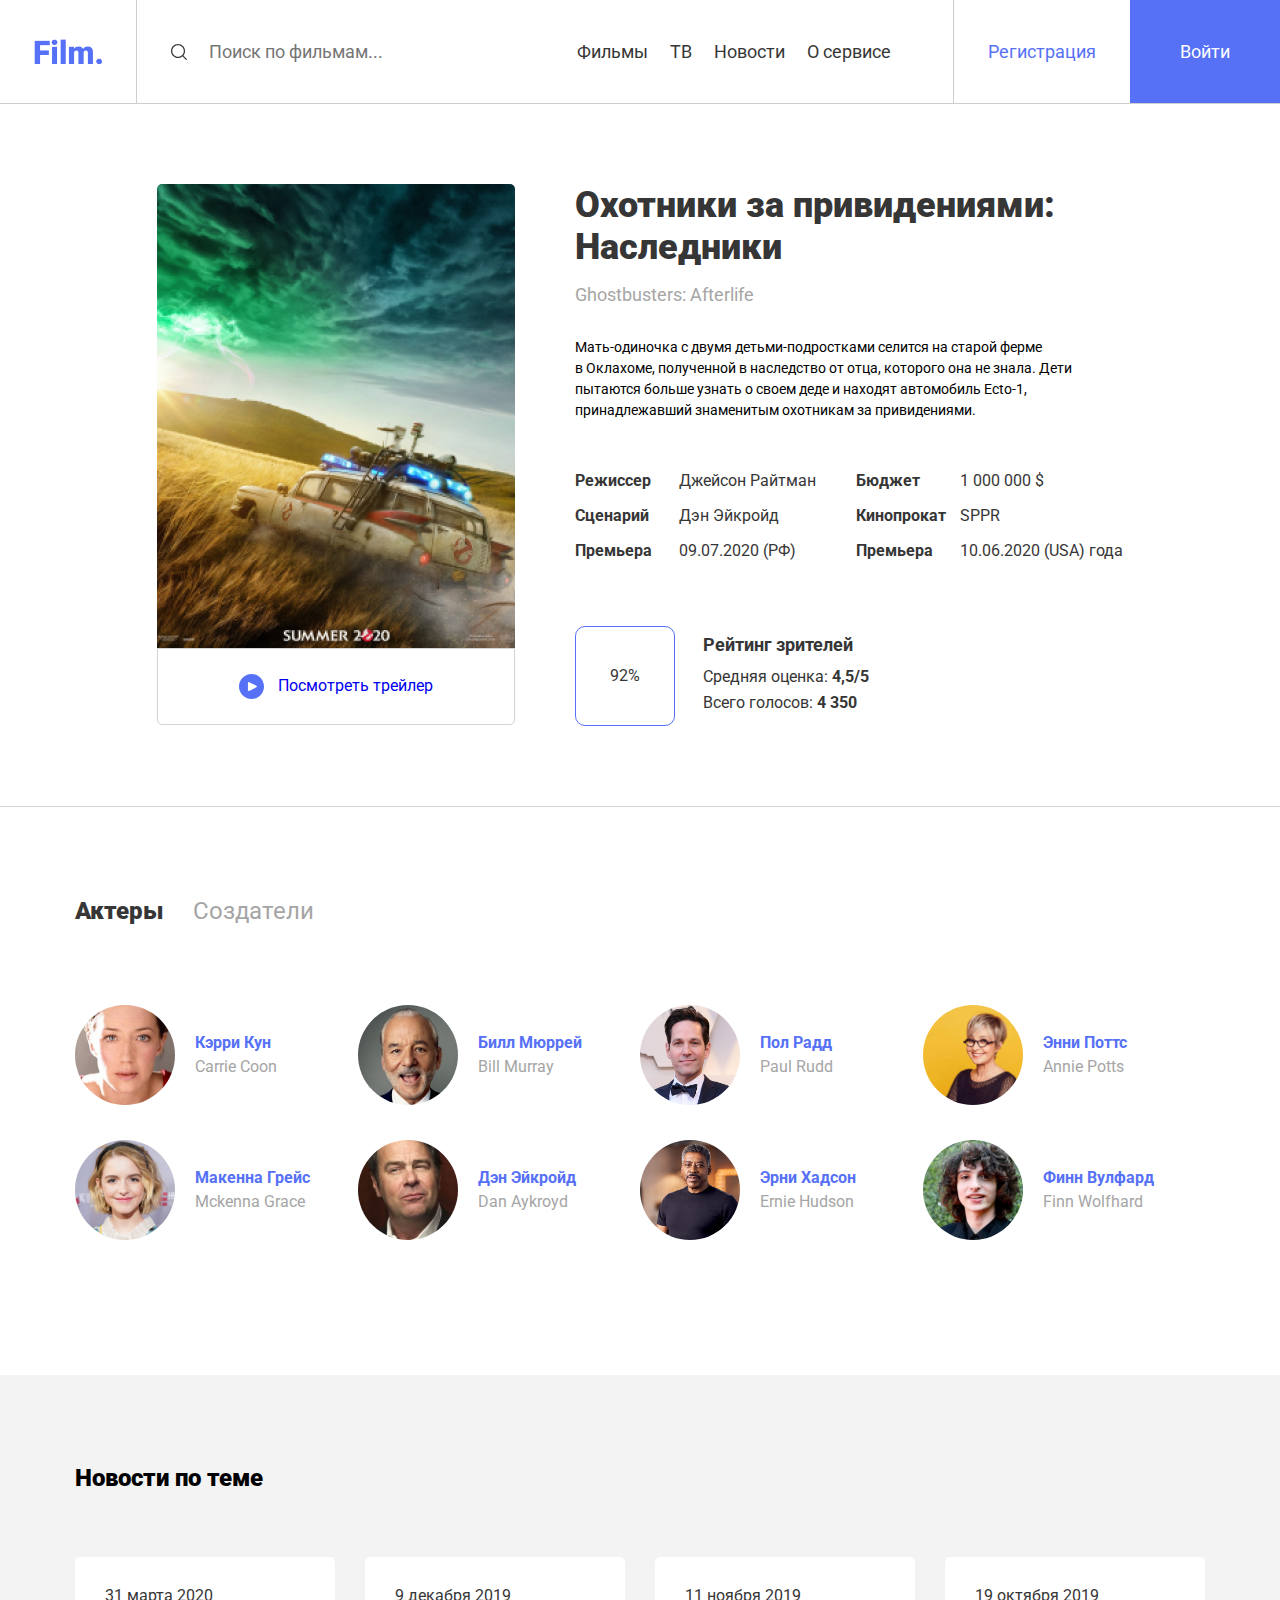
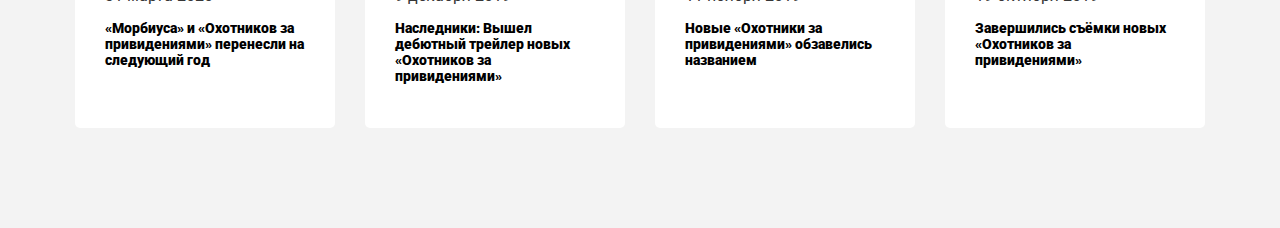
<file: ghostbusters/index.html>
<!DOCTYPE html>
<html lang="en">

<head>
   <meta charset="UTF-8">
   <meta name="viewport" content="width=device-width, initial-scale=1.0">
   <title>Ghostbusters</title>
   <link href="https://fonts.googleapis.com/css2?family=Roboto:wght@400;700;900&display=swap" rel="stylesheet">
   <link rel="stylesheet" href="css/normalize.css">
   <link rel="stylesheet" href="css/jquery.fancybox.min.css">
   <link rel="stylesheet" href="css/swiper.min.css">
   <link rel="stylesheet" href="css/style.css">
</head>

<body>
   <header class="header">
      <a href="./index.html" class="header-logo">
         <img width="68" src="img/logo.png" alt="Logo: film" class="logo">
      </a>
      <div class="m-menu">
         <input type="search" class="search-input" placeholder="Поиск по фильмам...">
         <nav class="navigation">
            <a href="#" class="navigation-link">Фильмы</a>
            <a href="#" class="navigation-link">ТВ</a>
            <a href="#" class="navigation-link">Новости</a>
            <a href="#" class="navigation-link">О сервисе</a>
         </nav>
         <div class="button-group">
            <button class="button sign-up">Регистрация</button>
            <button class="button log-in">Войти</button>
         </div>
      </div>
      <div class="mobile-buttons">
         <button class="search-button">
            <img src="img/search-icon.svg" alt="search">
         </button>
         <button class="m-menu-button">
            <span class="menu-line"></span>
            <span class="menu-line"></span>
            <span class="menu-line"></span>
         </button>
      </div>
   </header>
   <section class="film">
      <div class="container">
         <div class="film-container">
            <div class="film-trailer">
               <img src="img/poster.jpg" alt="Poster" class="poster">
               <a data-fancybox href="https://www.youtube.com/watch?v=ahZFCF--uRY" class="trailer-button">
                  <img src="img/play-button.svg" alt="Play-button" class="trailer-button-icon">
                  <span class="trailer-button-text">Посмотреть трейлер</span>
               </a>
            </div>
            <div class="film-text">
               <h1 class="film-title">Охотники за привидениями: <br /> Наследники</h1>
               <span class="film-title-EN">Ghostbusters: Afterlife</span>
               <p class="film-desription">
                  Мать-одиночка с двумя детьми-подростками селится на старой ферме в&nbsp;Оклахоме, полученной в
                  наследство от отца, которого
                  она не знала. Дети пытаются больше узнать о своем деде и находят автомобиль Ecto-1, принадлежавший
                  знаменитым
                  охотникам
                  за привидениями.</p>
               <div class="about-film-main">
                  <div class="left-side">
                     <span class="about-film">
                        <strong class="about-film-bold">Режиссер</strong>
                        <span class="about-film-reg">Джейсон Райтман</span>
                     </span>
                     <span class="about-film">
                        <strong class="about-film-bold">Сценарий</strong>
                        <span class="about-film-reg">Дэн Эйкройд</span>
                     </span>
                     <span class="about-film">
                        <strong class="about-film-bold">Премьера</strong>
                        <span class="about-film-reg">09.07.2020 (РФ)</span>
                     </span>
                  </div>
                  <div class="right-side">
                     <span class="about-film">
                        <strong class="about-film-bold">Бюджет</strong>
                        <span class="about-film-reg">1 000 000 $</span>
                     </span>
                     <span class="about-film">
                        <strong class="about-film-bold">Кинопрокат</strong>
                        <span class="about-film-reg">SPPR</span>
                     </span>
                     <span class="about-film">
                        <strong class="about-film-bold">Премьера</strong>
                        <span class="about-film-reg">10.06.2020 (USA) года</span>
                     </span>
                  </div>
               </div>
               <div class="raiting">
                  <div class="raiting-counter">92%</div>
                  <div class="raiting-desription">
                     <h3 class="raiting-title">Рейтинг зрителей</h3>
                     <span class="raiting-text">Средняя оценка: <strong class="raiting-text-bold">4,5/5</strong> </span>
                     <span class="raiting-text">Всего голосов: <strong class="raiting-text-bold">4 350</strong></span>
                  </div>
               </div>
               <!-- /.film-raiting -->
            </div>
            <!-- /.film-text -->

         </div>
      </div>
      <!-- /.container -->
   </section>
   <!-- /.film -->
   <section class="cast">
      <div class="container">
         <div class="tabs">
            <h2 class="tab section-title active" data-target="#actors">Актеры</h2>
            <h2 class="tab section-title" data-target="#creators">Создатели</h2>
         </div>
         <div class="tabs-content visible" id="actors">
            <div class="card">
               <img src="img/actors/Carrie Coon.png" alt="Carrie Coon" class="card-image">
               <div class="card-text">
                  <h3 class="name">Кэрри Кун</h3>
                  <span class="en-name">Carrie Coon</span>
               </div>
            </div>
            <!-- /.card -->
            <div class="card">
               <img src="img/actors/Bill Murray.jpeg" alt="Bill Murray" class="card-image">
               <div class="card-text">
                  <h3 class="name">Билл Мюррей</h3>
                  <span class="en-name">Bill Murray</span>
               </div>
            </div>
            <!-- /.card -->
            <div class="card">
               <img src="img/actors/Paul Rudd.jpg" alt="Paul Rudd" class="card-image">
               <div class="card-text">
                  <h3 class="name">Пол Радд</h3>
                  <span class="en-name">Paul Rudd</span>
               </div>
            </div>
            <!-- /.card -->
            <div class="card">
               <img src="img/actors/Annie Potts.jpg" alt="Annie Potts" class="card-image">
               <div class="card-text">
                  <h3 class="name">Энни Поттс</h3>
                  <span class="en-name">Annie Potts</span>
               </div>
            </div>
            <!-- /.card -->
            <div class="card">
               <img src="img/actors/mckenna grace.jpg" alt="Mckenna Grace" class="card-image">
               <div class="card-text">
                  <h3 class="name">Макенна Грейс</h3>
                  <span class="en-name">Mckenna Grace</span>
               </div>
            </div>
            <!-- /.card -->
            <div class="card">
               <img src="img/actors/Dan Aykroyd.jpg" alt="Dan Aykroyd" class="card-image">
               <div class="card-text">
                  <h3 class="name">Дэн Эйкройд</h3>
                  <span class="en-name">Dan Aykroyd</span>
               </div>
            </div>
            <!-- /.card -->
            <div class="card">
               <img src="img/actors/Ernie Hudson.jpg" alt="Ernie Hudson" class="card-image">
               <div class="card-text">
                  <h3 class="name">Эрни Хадсон</h3>
                  <span class="en-name">Ernie Hudson</span>
               </div>
            </div>
            <!-- /.card -->
            <div class="card">
               <img src="img/actors/Finn Wolfhard.jpg" alt="Finn Wolfhard" class="card-image">
               <div class="card-text">
                  <h3 class="name">Финн Вулфард</h3>
                  <span class="en-name">Finn Wolfhard</span>
               </div>
            </div>
            <!-- /.card -->
         </div>
         <!-- /.tabs-content -->
         <div class="tabs-content" id="creators">
            <div class="card">
               <img src="img/creators/Ivan Reitman.jpg" alt="Ivan Reitman" class="card-image">
               <div class="card-text">
                  <h3 class="name">Продюсер </h3>
                  <span class="en-name">Ivan Reitman</span>
               </div>
            </div>
            <!-- /.card -->
            <div class="card">
               <img src="img/creators/Rob Simonsen.jpg" alt="Rob Simonsen" class="card-image">
               <div class="card-text">
                  <h3 class="name">Композитор </h3>
                  <span class="en-name">Rob Simonsen</span>
               </div>
            </div>
            <div class="card">
               <img src="img/creators/Jason Reitman.jpg" alt="Jason reitman" class="card-image">
               <div class="card-text">
                  <h3 class="name">Режиссёр </h3>
                  <span class="en-name">Jason Reitman</span>
               </div>
            </div>
            <!-- /.card -->
            <div class="card">
               <img src="img/creators/Eric Steelberg.jpg" alt="Eric Steelberg" class="card-image">
               <div class="card-text">
                  <h3 class="name">Оператор </h3>
                  <span class="en-name">Eric Steelberg</span>
               </div>
            </div>
         </div>
   </section>
   <section class="news">
      <div class="container">
         <h2 class="section title section-news-title">Новости по теме</h2>
         <div class="news-cards">
            <div class="news-card">
               <span class="date">31 марта 2020</span>
               <h3 class="news-title">«Морбиуса» и «Охотников за привидениями» перенесли на следующий год</h3>
            </div>
            <div class="news-card">
               <span class="date">9 декабря 2019</span>
               <h3 class="news-title">Наследники: Вышел дебютный трейлер новых «Охотников за привидениями»</h3>
            </div>
            <div class="news-card">
               <span class="date">11 ноября 2019</span>
               <h3 class="news-title">Новые «Охотники за привидениями» обзавелись названием</h3>
            </div>
            <div class="news-card">
               <span class="date">19 октября 2019</span>
               <h3 class="news-title">Завершились съёмки новых «Охотников за привидениями»</h3>
            </div>
         </div>
         <!-- /.news-cards -->
      </div>
   </section>

   <!-- /.news -->
   <script src="js/jquery-3.5.1.min.js"></script>
   <script src="js/jquery.fancybox.min.js"></script>
   <script src="js/swiper.min.js"></script>
   <script src="js/main.js"></script>
</body>

</html>
</file>
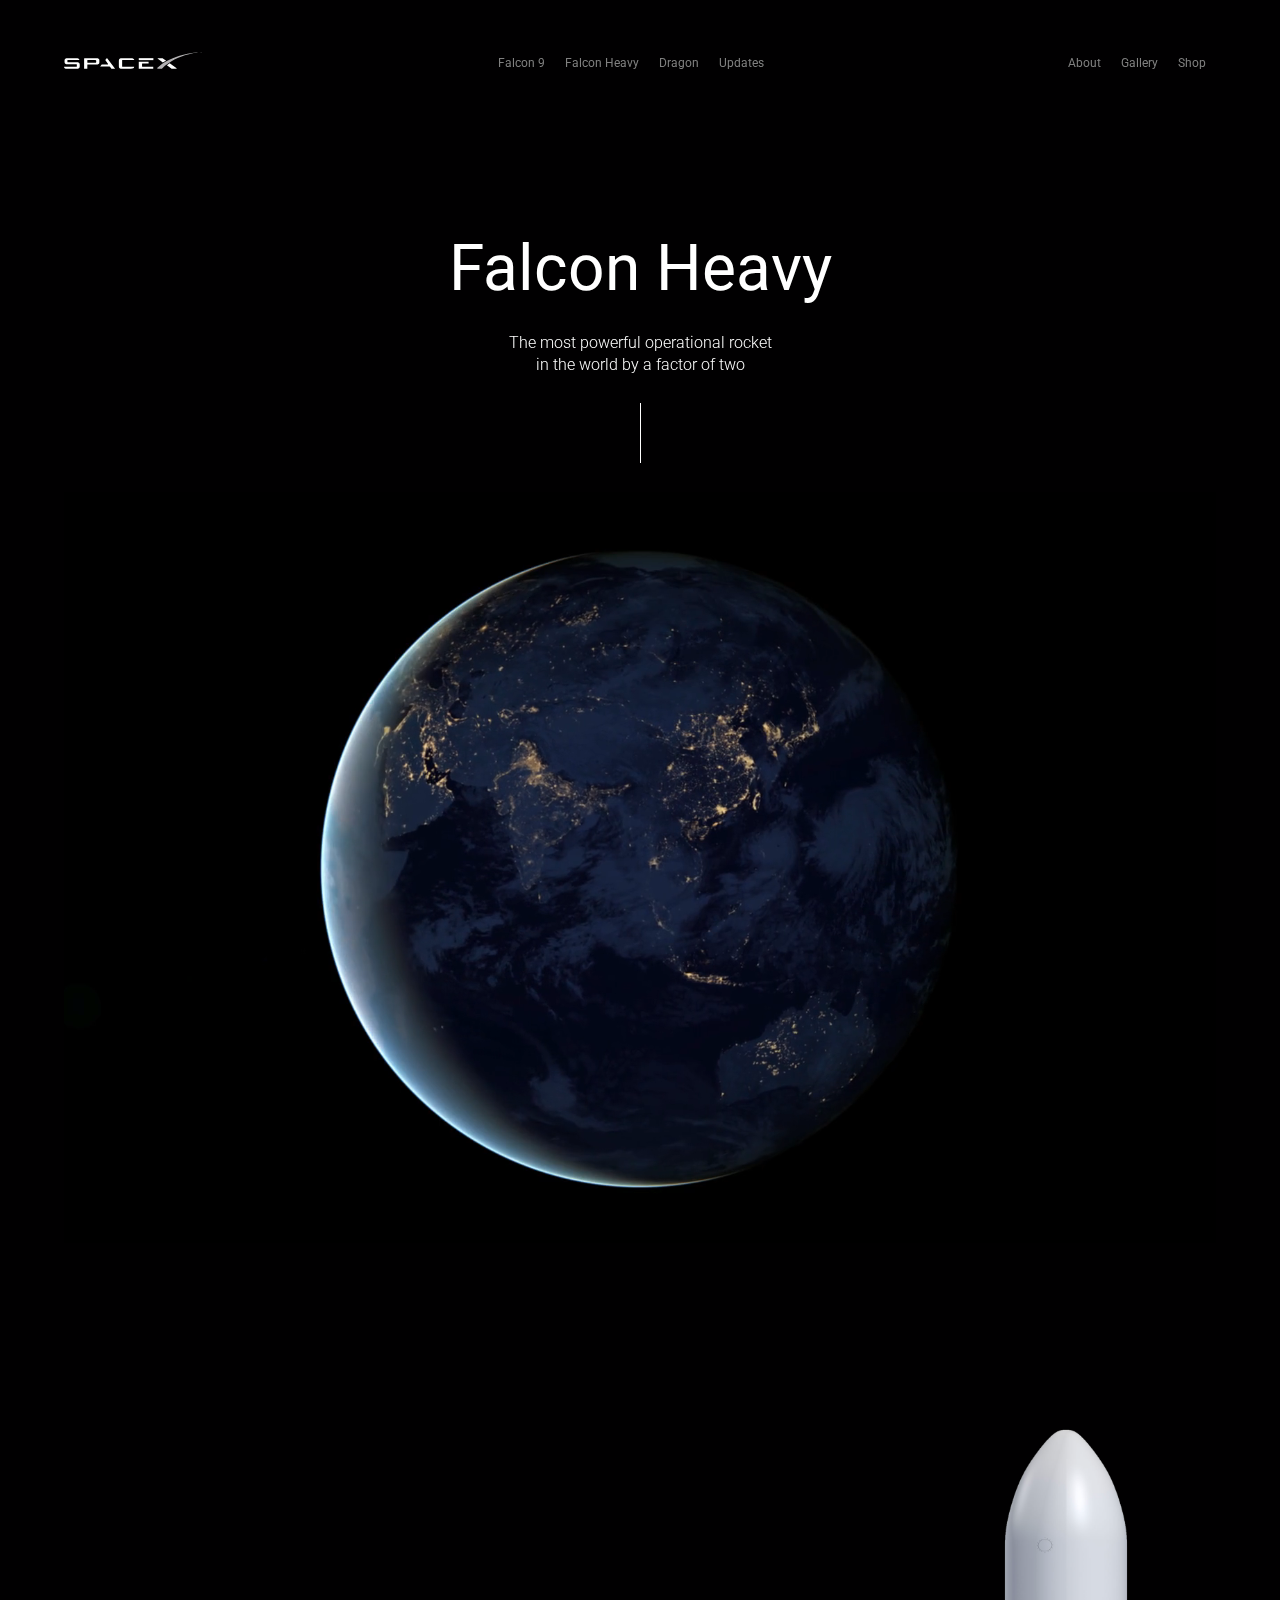
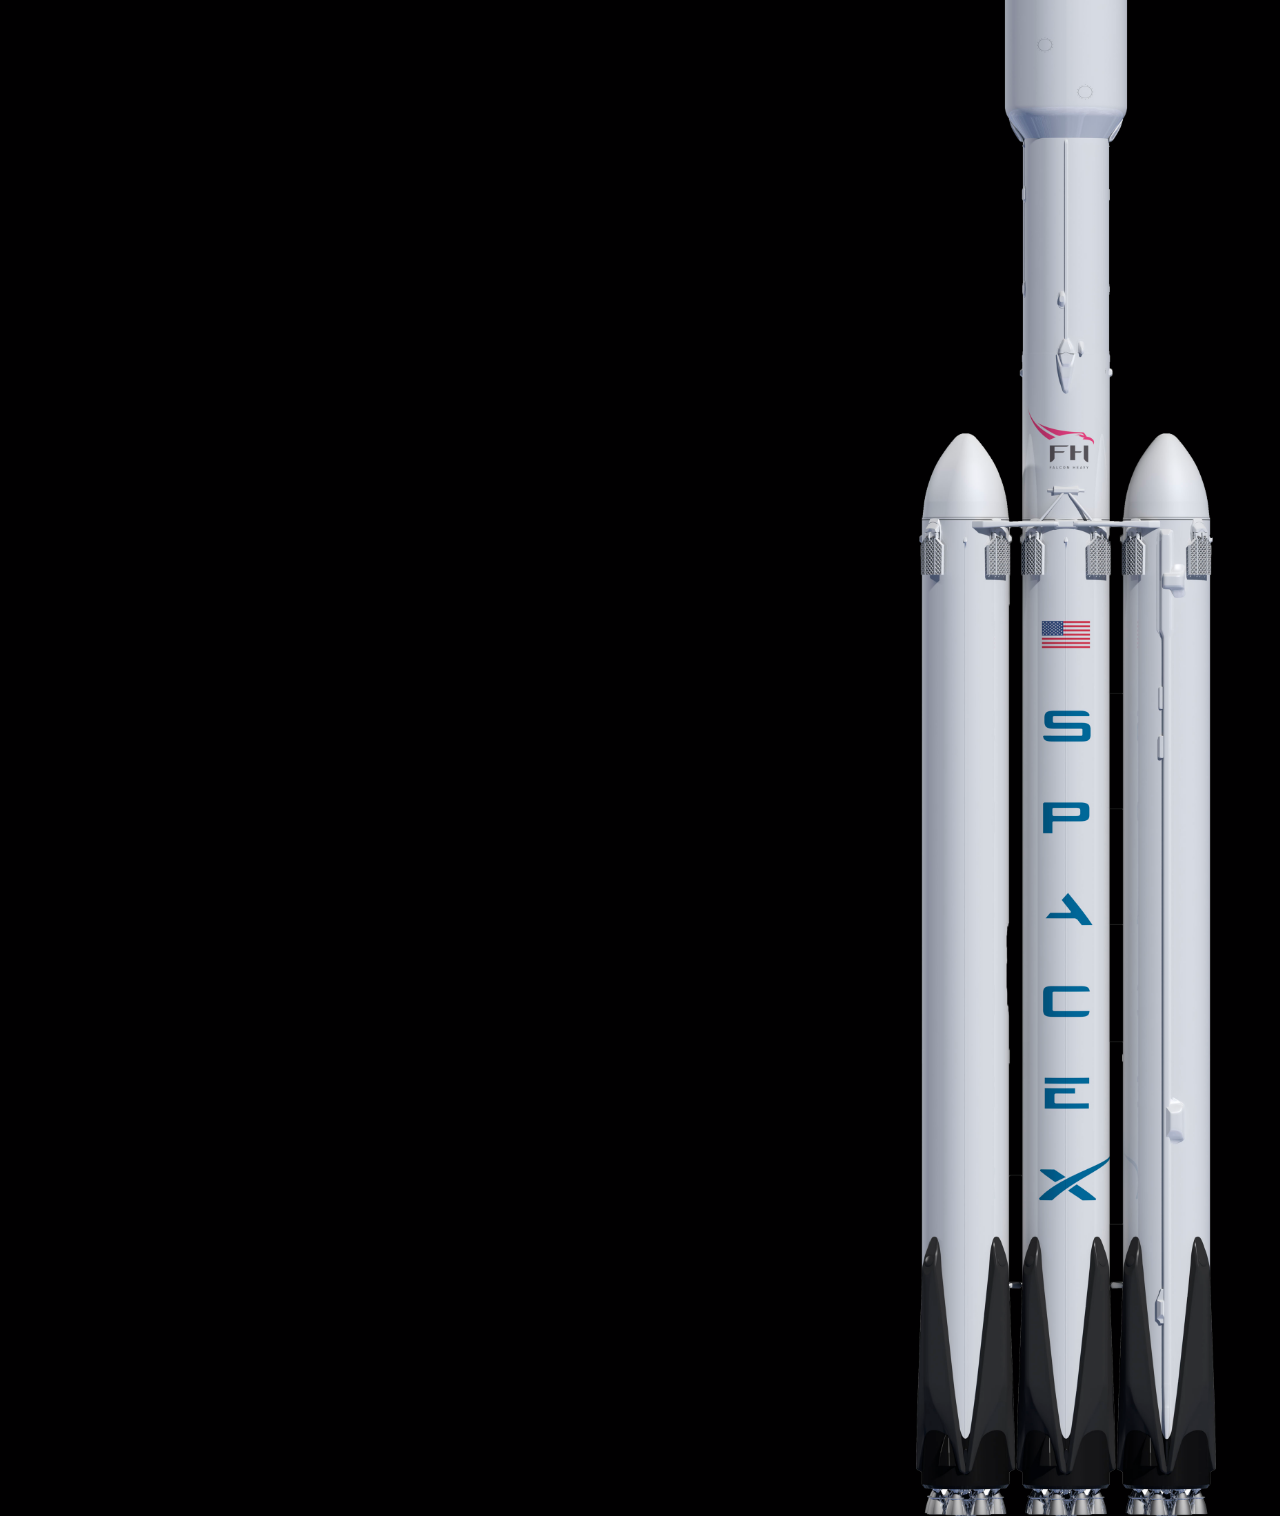
<file: spaceX/index.html>
<!DOCTYPE html>
<html lang="en">

<head>
   <meta charset="UTF-8">
   <meta name="viewport" content="width=device-width, initial-scale=1.0">
   <title>SpaceX</title>
   <link rel="preconnect" href="https://fonts.gstatic.com">
   <link href="https://fonts.googleapis.com/css2?family=Roboto:wght@400;700;900&display=swap" rel="stylesheet">
   <!-- <link rel="stylesheet" href="/css/style.css"> -->
   <!-- <link rel="stylesheet" href="https:/17felix.github.io/spaceX/css/style.css"> -->
   <!-- <link rel="stylesheet" href="https:/17felix.github.io/spaceX/css/style.css"> -->
   <link rel="stylesheet" href="css/style.css">
   <link rel="stylesheet" href="css/aos.css">
   <link rel="stylesheet" href="css/vidbg.css">


   
</head>

<body>
   <header class="header">
      <img src="img/logo.svg" alt="Logo SpaceX" class="logo" data-aos="fade-down">
      <nav class="main-nav" data-aos="fade-down">
         <ul class="list ">
            <li class="item">
               <a href="#" class="item-link">Falcon 9</a>
            </li>
            <li class="item">
               <a href="#" class="item-link">Falcon Heavy</a>
            </li>
            <li class="item">
               <a href="#" class="item-link">Dragon</a>
            </li>
            <li class="item">
               <a href="#" class="item-link">Updates</a>
            </li>
         </ul>
      </nav>
      <nav class="secondary-nav" data-aos="fade-down">
         <ul class="list">
            <li class="item">
               <a href="#" class="item-link">About</a>
            </li>
            <li class="item">
               <a href="#" class="item-link">Gallery</a>
            </li>
            <li class="item">
               <a href="#" class="item-link">Shop</a>
            </li>
         </ul>
      </nav>
   </header>
   <section class="main">
      <h1 class="title" data-aos="fade-up" data-aos-delay="600">Falcon Heavy</h1>
      <p class="description" data-aos="fade-up" data-aos-delay="750">The most powerful operational rocket in the world by a factor of two</p>
   </section>
      <div class="video" data-aos="zoom-in-up" data-aos-delay="1000"></div>
   <section class="features">
      <div class="overview">
         <h2 class="features-title" data-aos="flip-up" data-aos-delay="300">FALCON HEAVY <br/> OVERVIEW</h2>
         <table class="table" data-aos="fade-left" data-aos-delay="400">
            <tr>
               <td class="table-column">HEIGHT</td>
               <td class="table-column">70 m / 229.6 ft</td>
            </tr>
            <tr>
               <td class="table-column">DIAMETER</td>
               <td class="table-column">12.2 m / 39.9 ft</td>
            </tr>
            <tr>
               <td class="table-column">MASS</td>
               <td class="table-column">1,420,788 kg / 3,125,735 lb</td>
            </tr>
            <tr>
               <td class="table-column">PAYLOAD TO LEO</td>
               <td class="table-column">63,800 kg / 140,660 lb</td>
            </tr>
            <tr>
               <td class="table-column">PAYLOAD TO GTO	</td>
               <td class="table-column">26,700 kg / 58,860 lb</td>
            </tr>
            <tr>
               <td class="table-column">PAYLOAD TO MARS</td>
               <td class="table-column">16,800 kg / 37,040 lb</td>
            </tr>
         </table>
         <img
         src="img/falcon-heavy.png"
         alt="rocket"
         class="rocket"
         data-rellax-speed="14"
         />
         <h2 class="features-title" data-aos="fade-left" data-aos-delay="300">UNMATCHED <br /> PERFORMANCE</h2>
         <p class="faetures-text" data-aos="fade-left" data-aos-delay="450">With more than 5 million pounds of thrust at liftoff, Falcon Heavy is the most capable rocket flying. 
            By comparison, the liftoff thrust of the Falcon Heavy equals approximately eighteen 747 aircraft at full power. 
            Falcon Heavy can lift the equivalent of a fully loaded 737 jetliner—complete with passengers, luggage and fuel—to orbit.</p>
      </div>
   </section>
   <footer class="footer" >
      <img src="img/logo.svg" alt="logo SpaceX" class="logo" data-aos="zoom-in-up" >
      <nav class="footer-nav" >
         <ul class="list">
            <li class="item"><a href="#" class="item-link" data-aos="zoom-in-up">Twitter</a></li>
            <li class="item"><a href="#" class="item-link" data-aos="zoom-in-up" data-aos-delay="100">Youtube</a></li>
            <li class="item"><a href="#" class="item-link" data-aos="zoom-in-up" data-aos-delay="200">Instagram</a></li>
            <li class="item"><a href="#" class="item-link" data-aos="zoom-in-up" data-aos-delay="300">Flickr</a></li>
            <li class="item"><a href="#" class="item-link" data-aos="zoom-in-up" data-aos-delay="400">LinkedIn</a></li>
            <li class="item"><a href="#" class="item-link" data-aos="zoom-in-up" data-aos-delay="500">Privacy</a></li>
            <li class="item"><a href="#" class="item-link" data-aos="zoom-in-up" data-aos-delay="600">Policy</a></li>
         </ul>
      </nav>
      <p class="footer-text" data-aos="zoom-in-up">
         For additional questions, contact <a href="mailto:rideshare@spacex.com" class="footer-link">rideshare@spacex.com</a>
      </p>
      <div class="button-container" data-aos="zoom-in-up">
         <a href="#" class="button" >
            <span></span>
            <span></span>
            <span></span>
            <span></span>
            Contact us</a>
      </div>
   </footer>
   
   <script src="js/aos.js"></script>
   <script src="js/rellax.min.js"></script>
   <script src="js/vidbg.js"></script>
   <script src="js/main.js"></script>
</body>

</html>
</file>
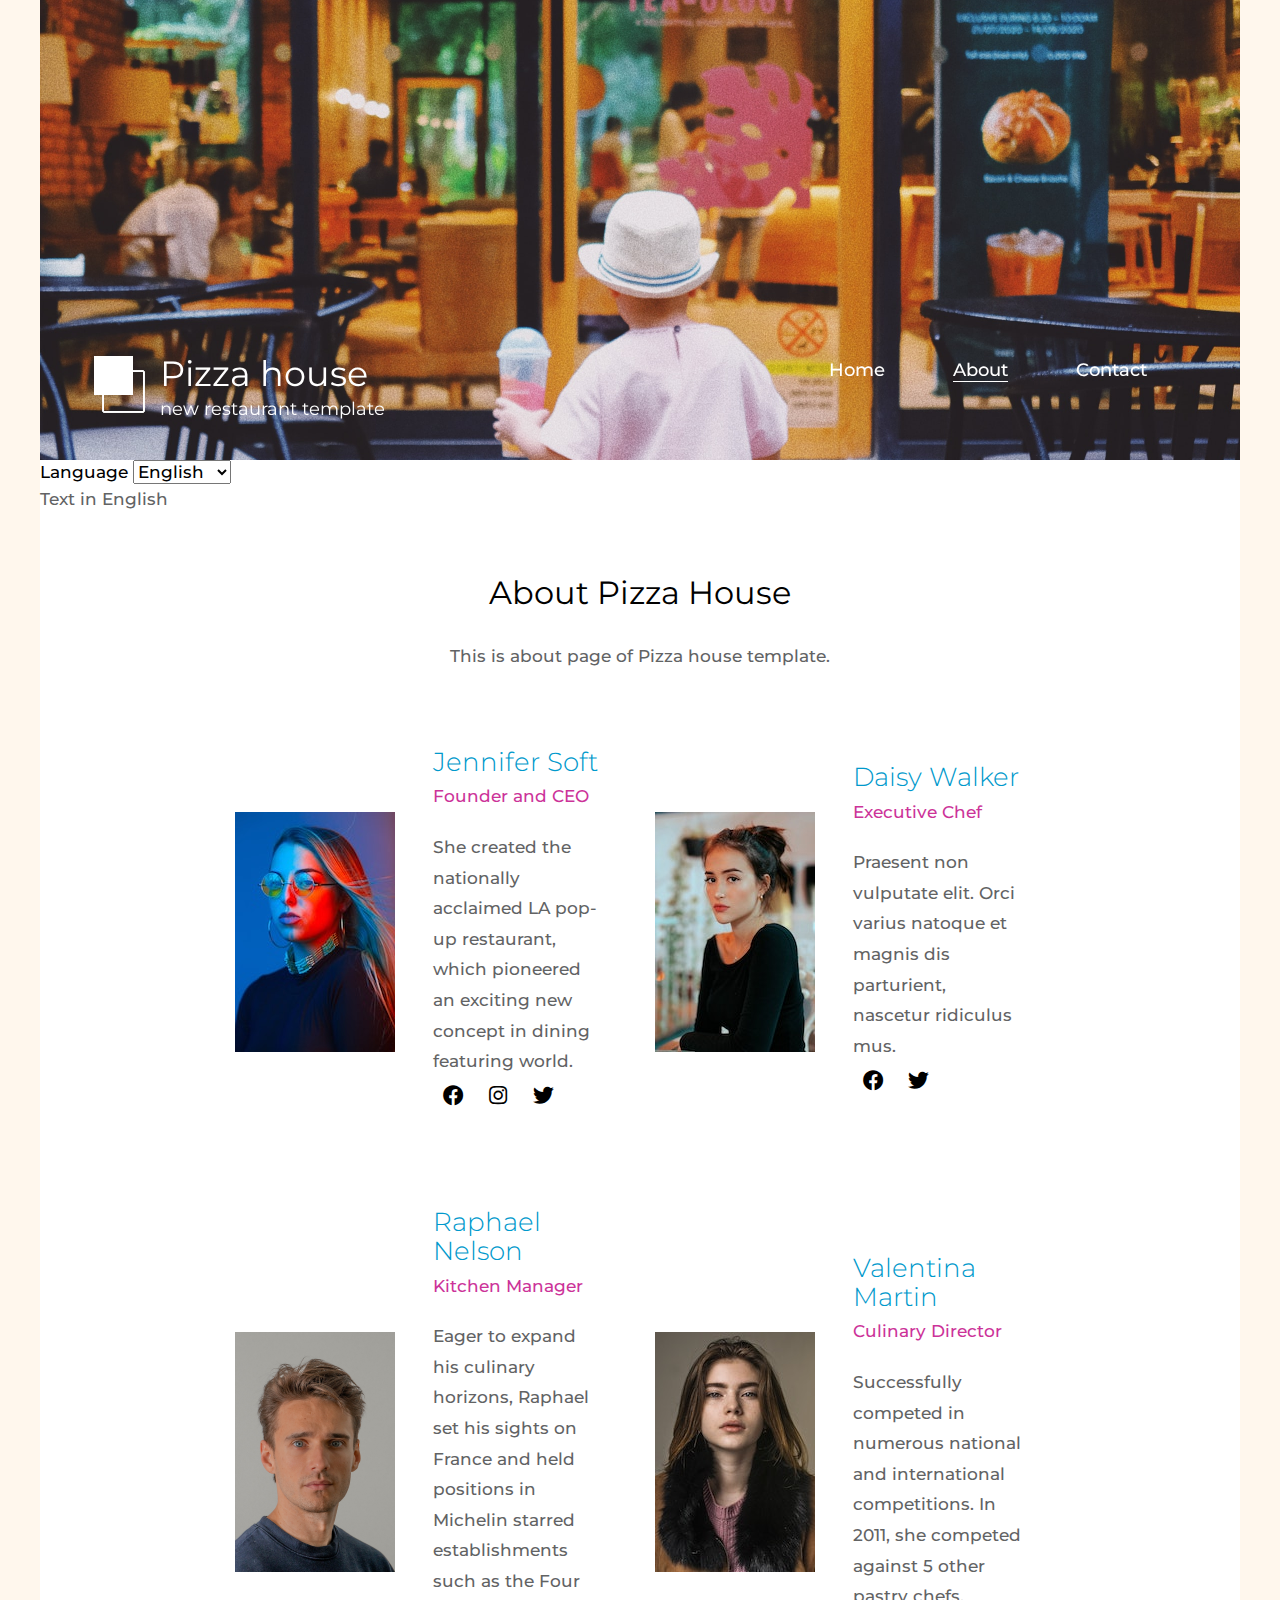
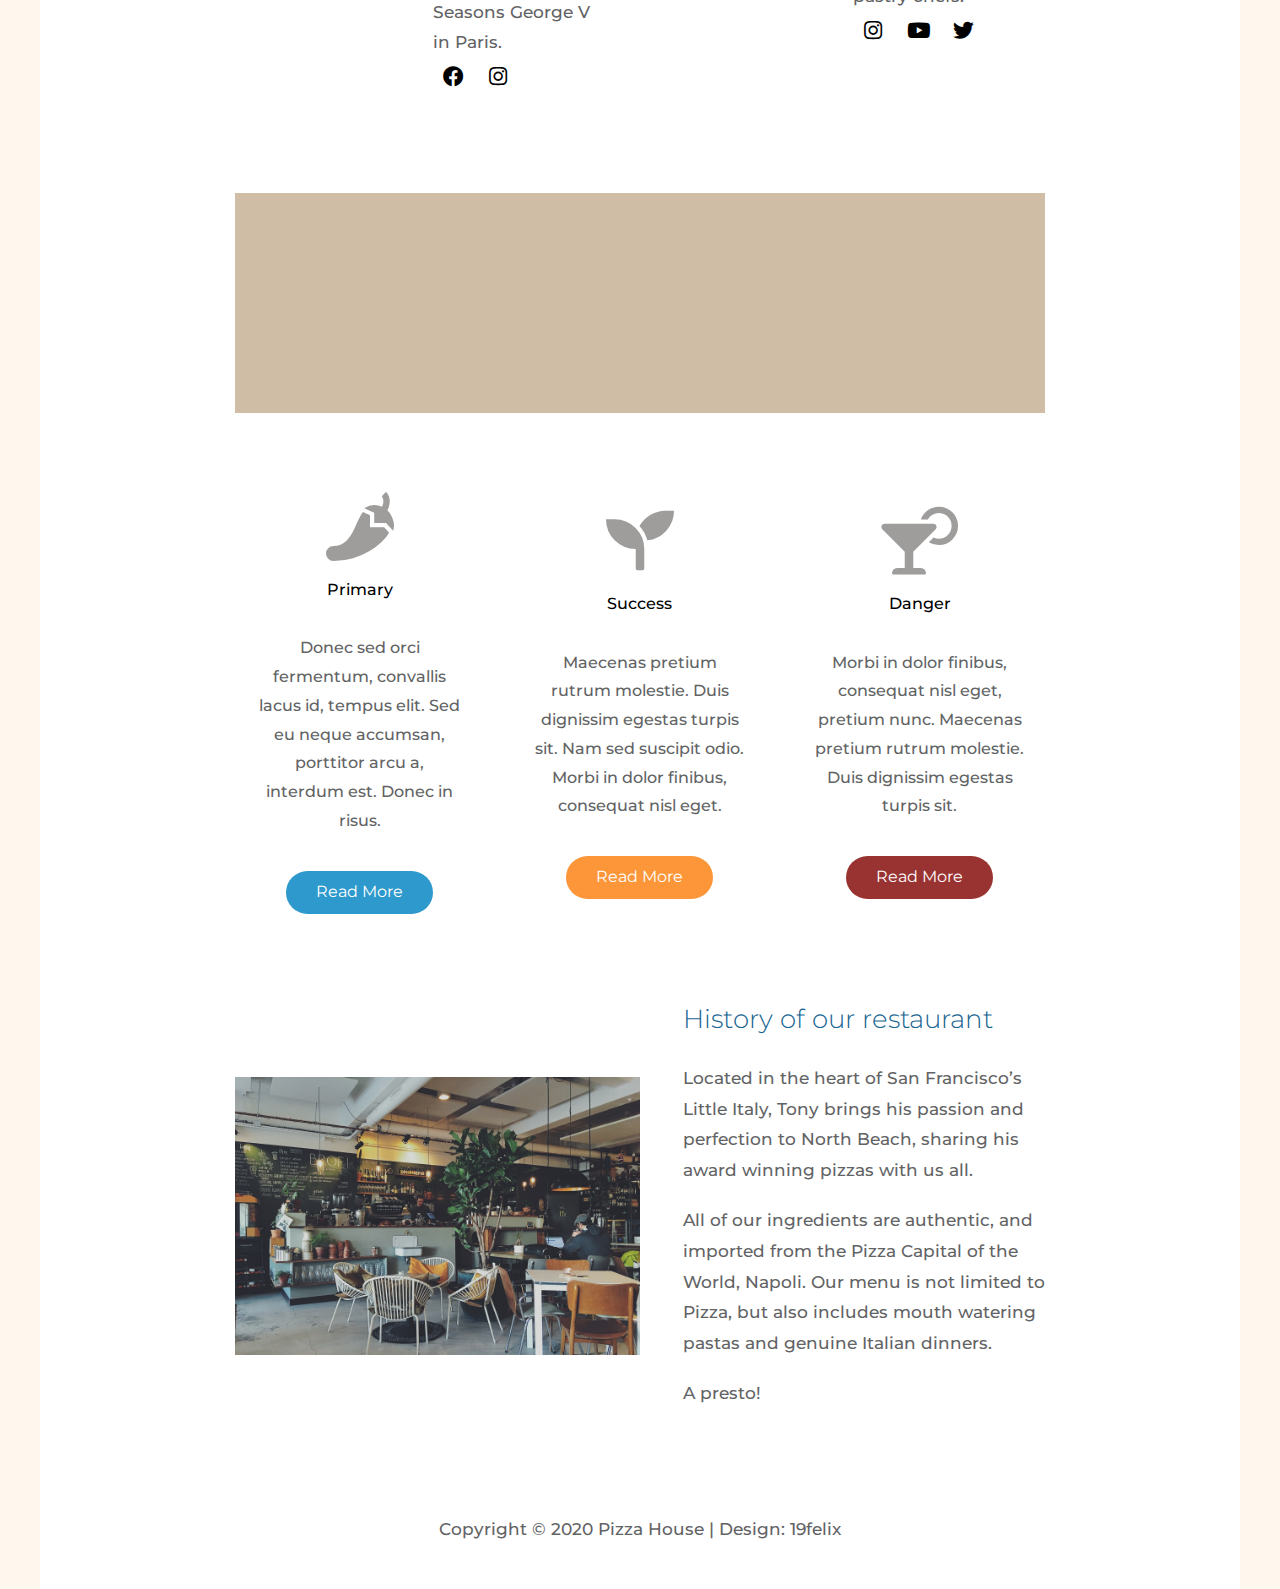
<file: Course_pizza_house/about.html>
<!DOCTYPE html>
<html>

<head>
	<meta charset="UTF-8" />
    <meta name="viewport" content="width=device-width, initial-scale=1.0" />
    <meta http-equiv="X-UA-Compatible" content="ie=edge" />
	 <title>Pizza House - About Page</title>
	 <link
      href="https://fonts.googleapis.com/css2?family=Montserrat:wght@500;600;700;900&display=swap"
      rel="stylesheet"
    />
    <link href="https://fonts.googleapis.com/css?family=Open+Sans:300,400" rel="stylesheet" />
    <link href="css/all.min.css" rel="stylesheet" />
	<link href="css/style.css" rel="stylesheet" />
	<link href="css/normalize.css" rel="stylesheet" />
</head>







<body> 

      

	<div class="container">
	<!-- Top box -->
		<!-- Logo & Site Name -->
		<div class="placeholder">
			<div class="parallax-window" data-parallax="scroll" data-image-src="img/kid.jpg">
				<div class="header">
					<div class="row header-inner">
						<div class="col-md-6 col-12">
							<img src="img/simple-house-logo.png" alt="Logo" class="site-logo" /> 
							<div class="site-text-box">
								<h1 class="site-title">Pizza house</h1>
								<h6 class="site-description">new restaurant template</h6>	
							</div>
						</div>
						<nav class="col-md-6 col-12 nav">
							<ul class="nav-ul">
								<li class="nav-li"><a href="index.html" class="nav-link">Home</a></li>
								<li class="nav-li"><a href="about.html" class="nav-link active">About</a></li>
								<li class="nav-li"><a href="contact.html" class="nav-link">Contact</a></li>
							</ul>
						</nav>	
					</div>
				</div>
			</div>
		</div>

		<main>
			
        <form>
            <label for="lang-switch">
                <span lang="ru">Язык</span>
                <span lang="en">Language</span>
            </label>
            <select id="lang-switch">
                <option value="en"selected>English</option>
                <option value="ru" >Русский</option>
            </select>
        </form>

        <p>
            <span lang="ru">На Русском</span>
            <span lang="en">Text in English</span>
        </p>  




		<div class="language" lang="en">
			
			<header class="row welcome-section">
				<h2 class="col-12 text-center section-title">About Pizza House</h2>
				<p class="col-12 text-center">This is about page of Pizza house template.</p>
			</header>

			<div class="container-inner persons">
				<div class="row">
					<div class="col-lg-6">
						<figure class="person">
							<img src="img/about-01.jpg" alt="Image" class="img-fluid person-img" />
							<figcaption class="person-description">
								<h4 class="person-name">Jennifer Soft</h4>
								<p class="person-title">Founder and CEO</p>
								<p class="person-about">She created the nationally acclaimed LA pop-up restaurant, which pioneered an exciting new concept in dining featuring world.</p>
								<div>
									<a href="https://fb.com" class="social-link"><i class="fab fa-facebook social-icon"></i></a>
									<a href="https://instagram.com" class="social-link"><i class="fab fa-instagram social-icon"></i></a>
									<a href="https://twitter.com" class="social-link"><i class="fab fa-twitter social-icon"></i></a>
								</div>
							</figcaption>
						</figure>
					</div>
					<article class="col-lg-6">
						<figure class="person">
							<img src="img/about-02.jpg" alt="Image" class="img-fluid person-img" />
							<figcaption class="person-description">
								<h4 class="person-name">Daisy Walker</h4>
								<p class="person-title">Executive Chef</p>
								<p class="person-about">Praesent non vulputate elit. Orci varius
								natoque et magnis dis parturient, nascetur ridiculus mus.</p>
								<div>
									<a href="https://fb.com" class="social-link"><i class="fab fa-facebook social-icon"></i></a>
									<a href="https://twitter.com" class="social-link"><i class="fab fa-twitter social-icon"></i></a>
								</div>
							</figcaption>
						</figure>
					</article>
					<article class="col-lg-6">
						<figure class="person">
							<img src="img/about3.jpg" alt="Image" class="img-fluid person-img" />
							<figcaption class="person-description">
								<h4 class="person-name">Raphael Nelson</h4>
								<p class="person-title">Kitchen Manager</p>
								<p class="person-about">Eager to expand his culinary horizons, Raphael set his sights on France and held positions in Michelin starred establishments such as the Four Seasons George V in Paris.</p>
								<div>
									<a href="https://fb.com" class="social-link"><i class="fab fa-facebook social-icon"></i></a>
									<a href="https://instagram.com" class="social-link"><i class="fab fa-instagram social-icon"></i></a>
								</div>
							</figcaption>
						</figure>
					</article>
					<article class="col-lg-6">
						<figure class="person">
							<img src="img/about-04.jpg" alt="Image" class="img-fluid person-img" />
							<figcaption class="person-description">
								<h4 class="person-name">Valentina Martin</h4>
								<p class="person-title">Culinary Director</p>
								<p class="person-about">Successfully competed in numerous national and international competitions. In 2011, she competed against 5 other pastry chefs.</p>
								<div>
									<a href="https://instagram.com" class="social-link"><i class="fab fa-instagram social-icon"></i></a>
									<a href="https://youtube.com" class="social-link"><i class="fab fa-youtube social-icon"></i></a>
									<a href="https://twitter.com" class="social-link"><i class="fab fa-twitter social-icon"></i></a>
								</div>
							</figcaption>
						</figure>
					</article>
				</div>
			</div>
			<div class="container-inner featured-image">
				<div class="row">
					<div class="col-12">
						<div class="placeholder-2">
							<div class="parallax-window-2" data-parallax="scroll" data-image-src="img/delivery-bike.jpg"></div>		
						</div>
					</div>
				</div>
			</div>
			<div class="container-inner features">
				<div class="row">
					<div class="col-lg-4">
						<div class="feature">
							<i class="fas fa-4x fa-pepper-hot feature-icon"></i>
							<span class="title__feature-description">Primary</span>
							<p class="feature-description">Donec sed orci fermentum, convallis lacus id, tempus elit. Sed eu neque accumsan, porttitor arcu a, interdum est. Donec in risus.</p>
							<a href="#" class="btn btn-primary">Read More</a>
						</div>
					</div>
					<div class="col-lg-4">
						<div class="feature">
							<i class="fas fa-4x fa-seedling feature-icon"></i>
							<span class="title__feature-description">Success</span>
							<p class="feature-description">Maecenas pretium rutrum molestie. Duis dignissim egestas turpis sit. Nam sed suscipit odio. Morbi in dolor finibus, consequat nisl eget.</p>
							<a href="#" class="btn btn-success">Read More</a>
						</div>
					</div>
					<div class="col-lg-4">
						<div class="feature">
							<i class="fas fa-4x fa-cocktail feature-icon"></i>
							<span class="title__feature-description">Danger</span>
							<p class="feature-description">Morbi in dolor finibus, consequat nisl eget, pretium nunc. Maecenas pretium rutrum molestie. Duis dignissim egestas turpis sit.</p>
							<a href="#" class="btn btn-danger">Read More</a>
						</div>
					</div>
				</div>
			</div>
			<div class="container-inner history">
				<div class="row">
					<div class="col-12">
						<div class="history-inner">
<!-- 							<div class="placeholder-3">
								<div class="parallax-window-2" data-parallax="scroll" data-image-src="img/cafe-interior.jpg"></div>		
							</div> -->							
							<img src="img/cafe-interior.jpg" alt="Image" class="img-fluid history-img" />
							<div class="history-text"> 
								<h4 class="history-title">History of our restaurant</h4>
								<p class="mb-p">Located in the heart of San Francisco’s Little Italy, Tony brings his passion and perfection to North Beach, sharing his award winning pizzas with us all.</p>
								<p class="mb-p"> All of our ingredients are authentic, and imported from the Pizza Capital of the World, Napoli. Our menu is not limited to Pizza, but also includes mouth watering pastas and genuine Italian dinners. </p>
								<p class="mb-p"> A presto!</p>
							</div>
						</div>	
					</div>
				</div>
			</div>
		</div>


		<div class="language" lang="ru">
			
			<header class="row welcome-section">
				<h2 class="col-12 text-center section-title">О нас Pizza House</h2>
				<p class="col-12 text-center">Эта странице прдназначена для ознокомления с персоналиями и историей Pizza house.</p>
			</header>

			<div class="container-inner persons">
				<div class="row">
					<div class="col-lg-6">
						<figure class="person">
							<img src="img/about-01.jpg" alt="Image" class="img-fluid person-img" />
							<figcaption class="person-description">
								<h4 class="person-name">Мария Кай</h4>
								<p class="person-title">Основатель и генеральный директор</p>
								<p class="person-about">Она создала всемирно известный pop-up ресторан в Лос-Анджелесе, который явился пионером новой захватывающей концепции в мире ресторанов.</p>
								<div>
									<a href="https://fb.com" class="social-link"><i class="fab fa-facebook social-icon"></i></a>
									<a href="https://instagram.com" class="social-link"><i class="fab fa-instagram social-icon"></i></a>
									<a href="https://twitter.com" class="social-link"><i class="fab fa-twitter social-icon"></i></a>
								</div>
							</figcaption>
						</figure>
					</div>
					<article class="col-lg-6">
						<figure class="person">
							<img src="img/about-02.jpg" alt="Image" class="img-fluid person-img" />
							<figcaption class="person-description">
								<h4 class="person-name">Ирина Бауз</h4>
								<p class="person-title">Шеф-повар</p>
								<p class="person-about">Представительница высокой кухни молодого поколения поворов прибывшая из франции и за время совей работы успела покорить сердца тысяч клиентов не только своей красотой, но еще и пикантными блюдами.</p>
								<div>
									<a href="https://fb.com" class="social-link"><i class="fab fa-facebook social-icon"></i></a>
									<a href="https://twitter.com" class="social-link"><i class="fab fa-twitter social-icon"></i></a>
								</div>
							</figcaption>
						</figure>
					</article>
					<article class="col-lg-6">
						<figure class="person">
							<img src="img/about3.jpg" alt="Image" class="img-fluid person-img" />
							<figcaption class="person-description">
								<h4 class="person-name">Иоган Шфанд</h4>
								<p class="person-title">кухонный менеджер</p>
								<p class="person-about">Стремясь расширить свой кулинарный кругозор, Иоган нацелился на Францию ​​и занимал должности в отмеченных звездами Мишлен заведениях, таких как Four Seasons George V в Париже.</p>
								<div>
									<a href="https://fb.com" class="social-link"><i class="fab fa-facebook social-icon"></i></a>
									<a href="https://instagram.com" class="social-link"><i class="fab fa-instagram social-icon"></i></a>
								</div>
							</figcaption>
						</figure>
					</article>
					<article class="col-lg-6">
						<figure class="person">
							<img src="img/about-04.jpg" alt="Image" class="img-fluid person-img" />
							<figcaption class="person-description">
								<h4 class="person-name">Василиса Мартинье</h4>
								<p class="person-title">Кулинарный директор</p>
								<p class="person-about">Успешно выступал на многочисленных национальных и международных соревнованиях. В 2011 году она соревновалась с 5ой лучших.</p>
								<div>
									<a href="https://instagram.com" class="social-link"><i class="fab fa-instagram social-icon"></i></a>
									<a href="https://youtube.com" class="social-link"><i class="fab fa-youtube social-icon"></i></a>
									<a href="https://twitter.com" class="social-link"><i class="fab fa-twitter social-icon"></i></a>
								</div>
							</figcaption>
						</figure>
					</article>
				</div>
			</div>
			<div class="container-inner featured-image">
				<div class="row">
					<div class="col-12">
						<div class="placeholder-2">
							<div class="parallax-window-2" data-parallax="scroll" data-image-src="img/delivery-bike.jpg"></div>		
						</div>
					</div>
				</div>
			</div>
			<div class="container-inner features">
				<div class="row">
					<div class="col-lg-4">
						<div class="feature">
							<i class="fas fa-4x fa-pepper-hot feature-icon"></i>
							<span class="title__feature-description">Главное</span>
							<p class="feature-description">Далее вы можете найти более подробуню информацию о Pizza house</p>
							<a href="#" class="btn btn-primary">Читать далее</a>
						</div>
					</div>
					<div class="col-lg-4">
						<div class="feature">
							<i class="fas fa-4x fa-seedling feature-icon"></i>
							<span class="title__feature-description">Успехи</span>
							<p class="feature-description">Далее вы можете ознакомится с наградами Pizza house</p>
							<a href="#" class="btn btn-success">Читать далее</a>
						</div>
					</div>
					<div class="col-lg-4">
						<div class="feature">
							<i class="fas fa-4x fa-cocktail feature-icon"></i>
							<span class="title__feature-description">Правила ресторана</span>
							<p class="feature-description">Далее вы можете ознакомится с основными правилами Pizza house</p>
							<a href="#" class="btn btn-danger">Читать далее</a>
						</div>
					</div>
				</div>
			</div>
			<div class="container-inner history">
				<div class="row">
					<div class="col-12">
						<div class="history-inner">
<!-- 							<div class="placeholder-3">
								<div class="parallax-window-2" data-parallax="scroll" data-image-src="img/cafe-interior.jpg"></div>		
							</div> -->							
							<img src="img/cafe-interior.jpg" alt="Image" class="img-fluid history-img" />
							<div class="history-text"> 
								<h4 class="history-title">История нашего ресторана</h4>
								<p class="mb-p">Расположенный в самом сердце Маленькой Италии Сан-Франциско, он привносит свою страсть и совершенство в Норт-Бич, делясь со всеми нами своей отмеченной наградами пиццей.</p>
								<p class="mb-p"> Все наши ингредиенты являются подлинными и импортированы из Неаполя, мировой столицы пиццы. Наше меню не ограничивается пиццей, но также включает аппетитную пасту и настоящие итальянские обеды. </p>
								<p class="mb-p"> A presto!</p>
							</div>
						</div>	
					</div>
				</div>
			</div>
		</div>








		</main>

		<footer class="footer text-center">
			<p>Copyright &copy; 2020 Pizza House 
            
            | Design: <a rel="nofollow" href="#">19felix</a></p>
		</footer>
	</div>





	<script src="js/jquery.min.js"></script>
	<script src="js/parallax.min.js"></script>

	<script src="https://code.jquery.com/jquery-2.2.4.min.js" integrity="sha256-BbhdlvQf/xTY9gja0Dq3HiwQF8LaCRTXxZKRutelT44=" crossorigin="anonymous"></script>
  <script>
    $('[lang]').hide(); // hide all lang attributes on start.
    $('[lang="en"]').show(); // show just EN Russian(Korean) text (you can change it)
    $('#lang-switch').change(function () { // put onchange event when user select option from select
        var lang = $(this).val(); // decide which language to display using switch case. The rest is obvious (i think)
        switch (lang) {
            case 'en':
                $('[lang]').hide();
                $('[lang="en"]').show();
            break;
            case 'ru':
                $('[lang]').hide();
                $('[lang="ru"]').show();
            break;
            default:
                $('[lang]').hide();
                $('[lang="ru"]').show();
            }
    });
  </script>
</body>
</html>
</file>
<file: ghostbusters/css/style.css>
*,
*:before,
*::after {
   box-sizing: border-box;
}

body {
   font-family: 'Roboto',
      sans-serif;
   font-weight: 400;
   color: #363636;

}

.no-scroll {
   overflow: hidden;

}

.header {
   display: flex;
   align-items: center;
   height: 104px;
   border-bottom: 1px solid #cecece;
   padding-left: 34px;
}

.m-menu {
   height: 100%;
   display: flex;
   align-items: center;
   flex-grow: 1;
}

.header-logo {
   display: flex;
   align-items: center;
   justify-content: center;
   height: 100%;
}

.header-logo::after {
   content: "";
   display: inline-block;
   height: 100%;
   width: 1px;
   background-color: #cecece;
   margin-left: 34px;
}

.search-input {
   background-image: url(../img/search-icon.svg);
   background-repeat: no-repeat;
   background-position: center left;
   border: none;
   padding-left: 38px;
   font-size: 18px;
   line-height: 21px;
   color: #A5A5A5;
   margin-left: 34px;
}

.navigation {
   margin-right: 44px;
   margin-left: auto;
}

.navigation-link {
   position: relative;
   text-decoration: none;
   font-size: 18px;
   line-height: 21px;
   color: #363636;
   margin-right: 18px;
}

.navigation-link::after {
   content: "";
   position: absolute;
   bottom: 0;
   left: 0;
   width: 100%;
   height: 1px;
   background-color: #000;
   transform: scaleX(0);
   transition: transform 0.2s;
}

.navigation-link:hover::after {
   transform: scaleX(1)
}

.button-group {
   height: 100%;
   display: flex;
}

.button {
   height: 100%;
   cursor: pointer;
}

.sign-up {
   font-size: 18px;
   line-height: 21px;
   color: #5671F6;
   border: none;
   background: #fff;
   padding-left: 34px;
   padding-right: 34px;
   border-left: 1px solid #cecece;
}

.log-in {
   font-size: 18px;
   line-height: 21px;
   color: #FFFFFF;
   background: #5671F6;
   border: none;
   padding-left: 50px;
   padding-right: 50px;
}

.container {
   max-width: 1130px;
   margin: auto;
   display: flex;
   flex-direction: column;

}

.mobile-buttons {
   display: none;
}

.m-menu-button,
.search-button {
   padding: 5px;
   background-color: #fff;
   border: none;
   cursor: pointer;
}

.menu-line {
   display: block;
   width: 16px;
   height: 2px;
   background-color: #000;
   flex-basis: 16px;
   margin-top: 3px;
   margin-bottom: 3px;
   border-radius: 40px;
}

.film {
   padding-top: 80px;
   padding-bottom: 80px;
   display: flex;
   border-bottom: 1px solid #D4D4D4;
}

.film-container {
   display: flex;

}

.film-trailer {
   margin-right: 60px;
   display: flex;
   flex-direction: column;
   /* То что я так долго искал. Как переместить FLEX в колонку column */
}

.poster {
   border-top-left-radius: 5px;
   border-top-right-radius: 5px;
   width: 358px;
}

.trailer-button {
   display: flex;
   align-items: center;
   justify-content: center;
   background-color: #fff;
   border: 1px solid #D4D4D4;
   box-sizing: border-box;
   border-radius: 0px 0px 5px 5px;
   padding-bottom: 25px;
   padding-top: 25px;
   cursor: pointer;
   text-decoration: none;
}

.trailer-button-icon {
   margin-right: 14px;
}

.film-title {
   font-weight: 900;
   font-size: 36px;
   line-height: 42px;
   margin-top: 0;
   margin-bottom: 16px;
}

.film-title-EN {
   display: block;
   margin-bottom: 32px;
   font-size: 18px;
   line-height: 21px;
   color: #A5A5A5;

}

.film-desription {
   font-size: 14px;
   line-height: 150%;
   color: #000000;
   max-width: 514px;
   margin-bottom: 50px;
}

.about-film-main {
   display: flex;
   margin-bottom: 50px;
}

.about-film {
   display: block;
}

.about-film-bold {
   font-weight: bold;
   font-size: 16px;
   line-height: 19px;
   color: #363636;
   display: inline-block;
   width: 100px;
   vertical-align: top;
   margin-bottom: 16px;
}

.about-film-reg {
   font-weight: normal;
   font-size: 16px;
   line-height: 19px;
   color: #363636;
}

.left-side {
   margin-right: 40px;
}

.raiting {
   display: flex;
   align-items: center;
}

.raiting-counter {
   display: flex;
   align-items: center;
   justify-content: center;
   width: 100px;
   height: 100px;
   border: 1px solid #5671F6;
   box-sizing: border-box;
   border-radius: 10px;
   margin-right: 28px;
}

.raiting-title {
   font-weight: bold;
   font-size: 18px;
   line-height: 21px;
   margin-top: 0;
   margin-bottom: 12px;
}

.raiting-text {
   display: block;
   margin-bottom: 7px;
   font-weight: normal;
   font-size: 16px;
   line-height: 19px;
}

.raiting-text-bold {
   font-weight: bold;
}

.cast {
   padding-top: 70px;
   padding-bottom: 100px;
}

.tabs {
   display: flex;
   align-items: center;
   margin-bottom: 60px;
}

.section-title {
   font-weight: normal;
   font-size: 24px;
   line-height: 28px;
   color: #A5A5A5;
   margin-right: 30px;
}

.section-title.active {
   color: #363636;
   font-weight: 900;

}

.tabs-content {
   display: none;
   align-items: center;
   flex-wrap: wrap;
   visibility: hidden;
}

.tabs-content.visible {
   display: flex;
   visibility: visible;
}

.tab {
   cursor: pointer;
}

.card {
   display: flex;
   align-items: center;
   flex-basis: 25%;
   margin-bottom: 35px;
}

.card-image {
   width: 100px;
   height: 100px;
   object-fit: cover;
   border-radius: 50%;
   margin-right: 20px;
}

.name {
   font-weight: bold;
   font-size: 16px;
   line-height: 19px;
   color: #5671F6;
   margin-top: 0;
   margin-bottom: 6px;
}

.en-name {
   color: #A5A5A5;
   font-weight: normal;
}

.news {
   background-color: #F3F3F3;
   padding-top: 70px;
   padding-bottom: 100px;
}

.section-news-title {
   font-weight: 900;
   color: #000;
   margin-bottom: 65px;
}

.news-cards {
   display: flex;
   justify-content: space-between;
   flex-wrap: wrap;

}

.news-card {
   flex-basis: 23%;
   background-color: #fff;
   padding: 30px;
   border-radius: 5px;
}

.news-date {
   font-size: 14px;
   line-height: 16px;
   color: #000000;
   font-weight: normal;
}

.news-title {
   font-weight: 900;
   font-size: 14px;
   line-height: 16px;
   color: #000000;
   margin-top: 14px;
}

.button-next {
   display: none;
   background-color: transparent;
   border: none;
   position: absolute;
   top: 0;
   right: 0;
}

@media (max-width: 1200px) {
   .container {
      max-width: 960px;
   }

   .sign-up {
      padding-left: 20px;
      padding-right: 20px;
   }

   .card-image {
      width: 70px;
      height: 70px;
   }

   .navigation {
      margin-right: 20px;
   }

   .search-input {
      margin-left: 20px;
   }

   .navigation-link {
      margin-right: 10px;
      font-size: 16px;
   }

   .header-logo::after {
      margin-left: 20px;
   }

   .header {
      padding-left: 20px;
   }

}

@media (max-width: 991px) {
   .container {
      max-width: 760px;
   }

   .navigation {
      display: none;
   }

   .search-input {
      margin-right: auto;
   }

   .film-title {
      font-size: 24px;
      line-height: 1.4;
   }

   .film-title-EN {
      margin-bottom: 20px;
   }

   .film-desription {
      margin-bottom: 30px;
   }

   .about-film {
      margin-bottom: 20px;
   }

   .about-film-bold {
      display: inline-block;
      margin-bottom: 6px;
   }

   .card-image {
      width: 100px;
      height: 100px;
   }

   .card {
      flex-basis: 50%;
   }

   .news-card {
      flex-basis: 48%;
      margin-bottom: 20px;
   }
}

@media (max-width: 768px) {
   .container {
      max-width: 560px;
   }

   .header {
      height: 80px;
   }

   .m-menu {
      display: none;
      flex-direction: column;
      align-items: center;
      justify-content: space-around;
      position: fixed;
      left: 0;
      right: 0;
      top: 68px;
      bottom: 0;
      height: calc(100% - 68px);
      background: #5671F6;
   }

   .m-menu.active {
      display: flex;
   }

   .navigation {
      display: flex;
      flex-direction: column;
      justify-content: center;
      align-items: center;
      margin: 0;
   }

   .button-group {
      height: auto;
      display: flex;
      flex-direction: column;
   }

   .search-input {
      width: 260px;
      height: 50px;
      border-radius: 5px;
      border: none;
      background-image: none;
      margin: 0;

   }

   .navigation-link {
      color: #FFFFFF;
      margin-bottom: 18px;
      margin-right: 0;
   }

   .navigation-link:last-child {
      margin-bottom: 0;
   }

   .sign-up {
      background-color: transparent;
      color: #fff;
      border: none;
      margin-bottom: 30px;
   }

   .film {
      padding-top: 50px;
      padding-bottom: 60px;
   }

   .film-container {
      flex-wrap: wrap;
   }

   .film-text {
      order: -1;
      margin-bottom: 30px;
   }

   .cast {
      padding-top: 50px;
      padding-bottom: 70px;
   }

   .news {
      padding-top: 50px;
      padding-bottom: 70px;
   }

   .news-card {
      max-width: 90%;
   }

   .header-logo::after {
      display: none;
   }

   .mobile-buttons {
      display: block;
      margin-left: auto;
   }

   .header {
      padding-right: 2.5%;
      padding-left: 2.5%;
   }

}

@media (max-width: 576px) {
   .container {
      width: 95%;
   }

   .film-title {
      font-size: 20px;
      line-height: 23px;
      margin-bottom: 12px;
   }

   .film-title-EN {
      font-size: 14px;
      line-height: 16px;
      margin-bottom: 26px;
      margin-bottom: 40px;
   }

   .film-desription {
      font-size: 14px;
      line-height: 150%;
   }

   .about-film-main {
      display: inline-block;
      flex-direction: column;
      flex-wrap: wrap;
      font-size: 16px;
      line-height: 19px;
      margin-bottom: 40px;
   }

   /* .about-film {
      
   } */
   .about-film-bold {
      display: inline-block;
   }

   .film-trailer {
      width: 100%;
      margin-bottom: 30px;
   }

   .poster {
      width: 100%;
   }

   .film-text {
      order: 1;
      margin-bottom: 0;
   }

   .card {
      flex-basis: 100%;
      margin-bottom: 20px;
   }

   .card-image {
      width: 60px;
      height: 60px;
   }

   .tabs {
      margin-bottom: 35px;
   }

   .cast {
      padding-bottom: 50px;
   }

   .news-card {
      flex-basis: 100%;
   }
}
</file>
<file: spaceX/css/style.css>
body {
    background: #010001;
    margin: 0;
    padding-top: 52px;
    color: white;
    font-family: 'Roboto', sans-serif;
}
.header{
    max-width: 1230px;
    width: 90%;
    margin: auto;
    display: flex;
    justify-content: space-between;   
}
.list {
    padding: 0;
    margin: 0;
    display: flex;
    list-style: none;       /* must have to remove 'points' on the list */
}
.item-link {
  position: relative;
  font-weight: 400;
  color: #808080;
  text-decoration: none;
  font-size: 12px;
  margin-left: 10px;
  margin-right: 10px;
}
.item-link::after {
  position: absolute;
  bottom: -2px;
  left: 0;
  content: "";
  height: 1px;
  width: 100%;
  background-color: #fff;
  transition: 0.3s;
  transform: scaleX(0);
}
.item-link:hover, 
.secondary-nav .item-link:hover,
.footer-nav .item-link:hover{
  color: white;
  transition: 0.3s;
}
.item-link:hover::after {
  transform: scaleX(1);
}
.secondary-nav .item-link {
    color: #808080;
}
.footer-nav .item-link {
  color: #808080;
}

.main {
    text-align: center;            /* working with text */
    padding-top: 120px;
    padding-bottom: 30px;

}
.title {
    font-size: 64px;
    line-height: 75px;
    font-weight: 400;
    margin-bottom: 26px;
    margin-top: 0;
}
.description {
    font-weight: 300;
    font-size: 16px;
    line-height: 140%;
    text-align: center;
    max-width: 268px;
    margin: auto;
}
.description:after {
    content: "";
    display: block;
    width: 1px;
    height: 60px;
    background-color: white;
    margin: auto;
    margin-top: 26px;
}
.video {
    max-width: 1230px;
    width: 90%;
    margin: auto;
    height: 750px;
}
.features {
    max-width: 1230px;
    width: 90%;
    margin: auto;
    padding: 50px 0;
    position: relative;
}
.features-title {
    font-weight: bold;
    font-size: 24px;
    line-height: 140%;
    /* or 34px */
    text-transform: uppercase;
    margin-bottom: 45px;
}
.table{
    margin-bottom: 220px;
}
.table-column {
    width: 300px;
    padding-top: 6px;
    padding-bottom: 6px;
    font-weight: normal;
    font-size: 18px;
    line-height: 180%;
}
.faetures-text {
    font-weight: normal;
    font-size: 16px;
    line-height: 29px; 
    max-width: 450px;
}

.rocket {
    position: absolute;
    top: 100px;
    right: 0;
    z-index: 99;
    max-width: 300px;
}

.footer {
    padding: 130px 0;
    display: flex;
    flex-direction: column;
    align-items: center;
}
.logo {
    max-width: 140px;
    margin-bottom: 42px;
}
.footer-nav {
    margin-bottom: 28px;
}
.footer-nav .item-link {
    font-size: 18px;
    line-height: 21px;
}

.footer-text{
    color: #808080;
    font-size: 18px;
    line-height: 21px;
    text-decoration: none;
    margin-top: 0;
    margin-bottom: 30px;
}
.footer-link {
    color: #808080;
    font-size: 18px;
    line-height: 21px;
    text-decoration: none;
    transition: 0.3s;
}
.footer-link:hover{
  color: #fff;
  transition: 0.3s;

}
.button-container {
  min-width: 260px;
  min-height: 60px;
  display: flex;
  align-items: center;
  justify-content: center;
}
/* .button {
  padding: 20px 60px;
  color: #fff;
  border: 2px solid #FFFFFF;
  box-sizing: border-box;
  border-radius: 6px;
  text-decoration: none;


  
} */
/* .button:hover {
  background-color: white;
  color: #010001;
  transition: 0.6s; 
  aaaaaaaaaaaaaaaaaaaaaaaaaaaaaaaaaaaaaaaaaaaaaaaaaaaaaaaaaaaaaaaaaaaaa
  border: 2px solid #ffa260;
  color: #ffa260;
  box-shadow: 0 0.5em 0.5em -0.4em var(--hover);
  transform: translateY(-0.25em);
} */
/* rename .button -> a */
.button{
  
  position: relative;
  color:#ffffff;
  padding: 20px 60px;
  letter-spacing: 4px;
  text-transform:uppercase;
  text-decoration:none;
  box-shadow:0 5px 5px rgba(0,0,0,.2);
  overflow:hidden;
}
.button:before {
  content: '';
  position: absolute;
  top: 0;
  left: 0;
  /* transform: translateY(0); */
  bottom: 0 ;
  width: 50%;
  background: rgba(255,255,255,0.05);
}
.button:after {
  content: '';
  position: absolute;
  top: 0;
  left: -100%;
  width: 100%;
  /* transform: scaleX(100%); */
  height: 100%;
  background: linear-gradient(90deg, transparent, rgba(255,255,255,.4),transparent);
  transition: 0.5s;
  transition-delay: 0.3s;
}
.button:hover:after{
  left: 100%;
  /*Don't use left instead use transform: translateY don't use width use transform: scaleX 
  it was in one comment below, but i couldn't understand what must me done 
  ↓ do not work properly ↓
   transform: translateY(100%); */

}
.button span {
  position: absolute;
  display: block;
  transition: 0.3s ease;
}
.button span:nth-child(1) {
  top: 0;
  left: 0;
  width: 0;
  height: 1px;
  background: #fff;
}
.button:hover span:nth-child(1) {
  width: 100%;
  transform: translateX(100%);
}
.button span:nth-child(3) {
  bottom: 0;
  right: 0;
  width: 0;
  height: 1px;
  background: #fff;
}
.button:hover span:nth-child(3) {
  width: 100%;
  transform: translateX(-100%);
}
.button span:nth-child(2) {
  top: 0;
  left: 0;
  width: 1px;
  height: 0;
  background: #fff;
}
.button:hover span:nth-child(2) {
  height: 100%;
  transform: translateY(100%);
}
.button span:nth-child(4) {
  bottom: 0;
  right: 0;
  width: 1px;
  height: 0;
  background: #fff;
}
.button:hover span:nth-child(4) {
  height: 100%;
  transform: translateY(-100%);
}

@media (max-width: 960px) {
  .rocket {
    max-width: 230px;
  }
  .table-column {
    width: 250px;
  }
}
@media (max-width: 768px) {
  .header {
    flex-direction: column;
    align-items: center;
  }
  .header .logo {
    margin-bottom: 20px;
  }
  .header .main-menu {
    margin-bottom: 20px;
  }
  .secondary-nav {
    margin-top: 5px;
  }
  .rocket{
    max-width: 170px;
  }
  .video{
    width: auto;
    height: 550px;
  }
}
@media (max-width: 576px) {
  .rocket{
    position: static;
    margin-bottom: 30px;
    max-width: 100px;
    margin-left: 90px;
  }
  .table{
    margin-bottom: 0;
  }
  .table-column{
    font-size: 14px;
    max-width: 150px;
  }
  .footer-nav .list{
    flex-wrap: wrap;
    justify-content: center;
    align-items: center;
  }
  .footer-nav .item{
    margin-bottom: 10px;
  }
  .footer{
    text-align: center;
  }
  .main{
    padding-top: 50px;
  }
  .features{
    padding-bottom: 0;
  }
  .faetures-text{
    font-size: 14px;
  }
  .item-link, .description , .footer-nav .item-link, .footer-text, .footer-link {
    font-size: 14px;
  }
  .title {
    font-size: 50px;
  }
  .button {
    padding: 15px;
    min-width: 200px;
    min-height: 50px;
}
}
@media (max-width: 340px) {
    .rocket {
        min-width: 100px;
    }
    .table-column{
      font-size: 12px;
      max-width: 150px;
    }
    .faetures-text{
      font-size: 12px;
      max-width: 90%;
    }
    
}
</file>
<file: spaceX/css/vidbg.css>
.vidbg-container{position:absolute;z-index:-1;top:0;right:0;bottom:0;left:0;overflow:hidden;background-size:cover;background-repeat:no-repeat;background-position:center center}.vidbg-container video{position:absolute;margin:0;top:50%;left:50%;transform:translate(-50%, -50%);transition:0.25s opacity ease-in-out;max-width:none;opacity:0}.vidbg-overlay{position:absolute;top:0;right:0;bottom:0;left:0}
</file>
<file: Course_pizza_house/css/style.css>
.main-container {
  display: flex;
  flex-direction: column;
  align-items: center;
  justify-content: flex-start;
}
ul, nav, body, h1, h2, h4, h6, p, figure {
  margin: 0;
  padding: 0;
}


a, button { transition: all 0.3s ease; }

/* Bootstrap grid system  */

html {
  box-sizing: border-box;
  -ms-overflow-style: scrollbar;
}

*,
*::before,
*::after {
  box-sizing: inherit;
}

.container {
  width: 100%;
  max-width: 1200px;
  margin-right: auto;
  margin-left: auto;
}

.container-inner,
.container-inner-2 {
  padding-left: 15px;
  padding-right: 15px;
}










.pizza-name,
.sushi-name,
.noodle-name {
  padding-left: 25px;
  padding-right: 25px;
  padding-top: 12px;
  font-weight: 600;
  font-size: 14px;
  line-height: 17px;
  color: #000000;
  cursor: pointer;
  transition: 0.4s;
}

.pizza-name:hover,
.sushi-name:hover,
.noodle-name:hover {
  color: #fb7900c5;
  transition: 0.5s;
}

.pizza-ingredients,
.sushi-ingredients,
.noodle-ingredients {
  padding-right: 25px;
  padding-left: 25px;
  padding-top: 12px;
  font-weight: normal;
  font-size: 14px;
  line-height: 17px;
  color: #949494;
  min-height: 120px;
}

.price {
  padding-top: 20px;
  padding-bottom: 20px;
  padding-right: 25px;
  padding-left: 25px;
  display: flex;
  align-items: center;
  justify-content: space-between;
}

.pizza-price,
.sushi-price,
.noodle-price {
  font-weight: 600;
  font-size: 18px;
  line-height: 22px;
  color: #000000;
}
.pizza-price-cente,
.sushi-price-cente,
.noodle-price-cente {
  font-weight: 600;
  font-size: 16px;
  line-height: 22px;
  color: #000000;
}

.pizza-choice,
.sushi-choice,
.noodle-choice {
  font-weight: 500;
  font-size: 14px;
  line-height: 17px;
  color: #fb7800;
  border: 1px solid #fb7800;
  background: #fff;
  border-radius: 25px;
  padding: 9px 18px;
  cursor: pointer;
  transition: 0.2s;
}

.pizza-choice:hover,
.sushi-choice:hover,
.noodle-choice:hover {
  background-color: #fb7800;
  color: #fff;
  transition: 0.2s;
}

.menu {
  background: #fff7ed;
  display: flex;
  align-items: center;
  justify-content: center;
  flex-direction: column;
}

.menu__container {
  width: 1188px;
}

.menu__title {
  font-weight: bold;
  font-size: 40px;
  line-height: 49px;
  color: #000000;
}

.menu__navigation-menu {
  max-width: 560px;
  display: flex;
  align-items: center;
  justify-content: space-between;
  padding-bottom: 35px;
}

.menu__navigation-link.active {
  display: flex;
  align-items: center;
  justify-content: center;
  text-decoration: none;
  background: #fb7800;
  color: #fff;
  border-radius: 20px;
  border: none;
  width: 100px;
  height: 35px;
  cursor: pointer;
  transition: 0.2s;
}

.menu__navigation-link {
  display: flex;
  align-items: center;
  justify-content: center;
  text-decoration: none;
  background: #ffffff;
  border-radius: 20px;
  border: none;
  width: 100px;
  height: 35px;
  cursor: pointer;
  transition: 0.2s;
}


.menu__navigation-link:hover {
  background: #fb7800;
  color: #fff;
  transition: 0.2s;
}

.menu__cards {
  display: flex;
  align-items: center;
  justify-content: space-between;
  flex-wrap: wrap;
}

.menu__cards.hidden {
  align-items: center;
  justify-content: space-between;
  flex-wrap: wrap;
  display: none;
}

.menu__special-offer {
  margin-top: 10px;
  margin-bottom: 10px;
  background: linear-gradient(180deg, #ff7d05 0%, #fb2d00 100%);
  border-radius: 10px;
  box-shadow: 0px 5px 15px rgba(0, 0, 0, 0.1);
  display: flex;
  flex-direction: column;
  justify-content: space-between;
  min-height: 430px;
  max-width: 280px;
}

.special-offer-image {
  cursor: pointer;
}

.menu__card1 {
  margin-top: 10px;
  margin-bottom: 10px;
  background: #ffffff;
  box-shadow: 0px 5px 15px rgba(0, 0, 0, 0.1);
  border-radius: 10px;
  display: flex;
  flex-direction: column;
  justify-content: space-between;
  min-height: 430px;
  max-width: 280px;
  position: relative;
}

.special-offer-image {
  padding: 30px 40px;
}

.name-special-offer {
  padding-left: 25px;
  padding-right: 25px;
  padding-top: 12px;
  font-weight: 600;
  font-size: 16px;
  line-height: 20px;
  color: #ffffff;
  cursor: pointer;
}

.special-offer-description {
  padding-right: 25px;
  padding-left: 25px;
  padding-top: 12px;
  font-weight: normal;
  font-size: 14px;
  line-height: 17px;
  color: #ffffff;
}

.special-pizza-price {
  font-weight: 500;
  font-size: 16px;
  line-height: 20px;
  color: #ffffff;
}

.special-pizza-choice {
  font-weight: 500;
  font-size: 14px;
  line-height: 17px;
  color: #fff;
  border: 1px solid #fff;
  background: transparent;
  border-radius: 25px;
  padding: 9px 18px;
  cursor: pointer;
  transition: 0.2s;
}

.special-pizza-choice:hover {
  background-color: #fff;
  color: #fb7800;
  transition: 0.2s;
}

.menu__card-text {
  display: flex;
  flex-direction: column;
}

.menu__button-container {
  display: flex;
  align-items: center;
  justify-content: center;
}

.menu__button {
  font-weight: bold;
  font-size: 14px;
  line-height: 17px;
  color: #ffffff;
  background: #ff7d05;
  border-radius: 22.5px;
  padding: 14px 26px;
  border: none;
  justify-self: center;
  margin-top: 65px;
  margin-bottom: 65px;
  cursor: pointer;
  transition: 0.4s;
}

.menu__button:hover {
  background: #fff;
  color: #ff7d05;
  transition: 0.2s;
}

.img-block {
  display: inline-block;
  width: 280px;
}

.hover-block {
  background: #000;
  /* У блока, оборачивающего картинку при наведении будет просвечивать черный фон */
  overflow: hidden;
  /* Ограничиваем видиую область */
}
.hover-block-hit {
  background: rgb(255, 0, 0);
  /* У блока, оборачивающего картинку при наведении будет просвечивать черный фон */
  overflow: hidden;
  /* Ограничиваем видиую область */
}

.menu__card-image,
.week-top__card-img {
  opacity: 1;
  transition: opacity 124ms linear, transform 124ms linear;
  /* Плавное изменение прозрачности и увеличения */
  width: 100%;
  height: auto;
  display: block;
  /* Убираем полосу под картинкий */
}

.img-block:hover .menu__card-image,
.img-block:hover .week-top__card-img {
  opacity: 0.9;
  /* Высветляем картинку, но она становится темнее, так как под ней черный фон */
  transform: scale(1.05);
  /* Увеличение картинки */
}
.hit-icon {
  text-decoration: none;
  color: #fff;
  background: #fb2d00;
  border-radius: 46px;
  width: 45px;
  height: 45px;
  display: flex;
  align-items: center;
  justify-content: center;
  position: absolute;
  top: -10px;
  right: -10px;
}












/* from bootstrap DROPDOWN */

.open>.dropdown-toggle.btn-default:focus,
.open>.dropdown-toggle.btn-default:hover {
  color: #333;
  background-color: #d4d4d4;
  border-color: #8c8c8c;
}

.btn-default.active,
.btn-default:active,
.open>.dropdown-toggle.btn-default {
  background-image: none;
}

.btn-default.active,
.btn-default:active,
.open>.dropdown-toggle.btn-default {
  color: #333;
  background-color: #e6e6e6;
  border-color: #adadad;
}

.btn-default:hover,
.btn-default:focus {
  color: white;
  background-color: #98999A;
}

.dropdown-toggle.btn-default {
  color: #333;
  background-color: #e6e6e6;
  border-color: #adadad;
}

.dropdown-toggle:focus {
  outline: 0;
}

.btn-default:hover {
  color: #333;
  background-color: #e6e6e6;
  border-color: #adadad;
}

.btn-default.focus,
.btn-default:focus {
  color: #333;
  background-color: #e6e6e6;
  border-color: #8c8c8c;
}

.btn.focus,
.btn:focus,
.btn:hover {
  color: #333;
  text-decoration: none;
}

.btn.active.focus,
.btn.active:focus,
.btn.focus,
.btn:active.focus,
.btn:active:focus,
.btn:focus {
  outline: 5px auto -webkit-focus-ring-color;
  outline-offset: -2px;
}

button,
[type="button"],
[type="reset"],
[type="submit"] {
  -webkit-appearance: button;
}

@media (max-width: 768px) body,
.btn,
.accordion,
p,
.site-description,
.pizza-name,
.sushi-name,
.noodle-name {
  font-size: 12px;
}

.btn-default {
  border: 1px solid #ccc;
  background-color: transparent;
  color: #626364;
}

.btn {
  display: inline-block;
  font-size: 1rem;
  width: auto;
  padding: 10px 30px;
  text-decoration: none;
  cursor: pointer;
  border: 0;
  border-radius: 25px;
}

.btn {
  display: inline-block;
  padding: 6px 12px;
  margin-bottom: 0;
  font-size: 14px;
  font-weight: 400;
  line-height: 1.42857143;
  text-align: center;
  white-space: nowrap;
  vertical-align: middle;
  -ms-touch-action: manipulation;
  touch-action: manipulation;
  cursor: pointer;
  -webkit-user-select: none;
  -moz-user-select: none;
  -ms-user-select: none;
  user-select: none;
  background-image: none;
  border: 1px solid transparent;
  border-radius: 4px;
}

.btn-default {
  color: #333;
  background-color: #fff;
  border-color: #ccc;
}

.btn-default {
  color: #333;
  background-color: #fff;
  border-color: #ccc;
}

.btn {
  display: inline-block;
  padding: 6px 12px;
  margin-bottom: 0;
  font-size: 14px;
  font-weight: 400;
  line-height: 1.42857143;
  text-align: center;
  white-space: nowrap;
  vertical-align: middle;
  -ms-touch-action: manipulation;
  touch-action: manipulation;
  cursor: pointer;
  -webkit-user-select: none;
  -moz-user-select: none;
  -ms-user-select: none;
  user-select: none;
  background-image: none;
  border: 1px solid transparent;
  border-radius: 4px;
}

.btn {
  display: inline-block;
  font-size: 1rem;
  width: auto;
  padding: 10px 30px;
  text-decoration: none;
  cursor: pointer;
  border: 0;
  border-radius: 25px;
}

.btn-default {
  border: 1px solid #ccc;
  background-color: transparent;
  color: #626364;
}

button,
[type="button"],
[type="reset"],
[type="submit"] {
  -webkit-appearance: button;
}

.btn-default {
  color: #333;
  background-color: #fff;
  border-color: #ccc;
}

.btn {
  display: inline-block;
  padding: 6px 12px;
  margin-bottom: 0;
  font-size: 14px;
  font-weight: 400;
  line-height: 1.42857143;
  text-align: center;
  white-space: nowrap;
  vertical-align: middle;
  -ms-touch-action: manipulation;
  touch-action: manipulation;
  cursor: pointer;
  -webkit-user-select: none;
  -moz-user-select: none;
  -ms-user-select: none;
  user-select: none;
  background-image: none;
  border: 1px solid transparent;
  border-radius: 4px;
}

button,
select {
  text-transform: none;
}

button,
input {
  overflow: visible;
}

button,
input,
optgroup,
select,
textarea {
  font-family: inherit;
  font-size: 100%;
  line-height: 1.15;
  margin: 0;
}

button,
select {
  text-transform: none;
}

button,
html input[type=button],
input[type=reset],
input[type=submit] {
  -webkit-appearance: button;
  cursor: pointer;
}

button,
input,
select,
textarea {
  font-family: inherit;
  font-size: inherit;
  line-height: inherit;
}

a,
button {
  transition: all 0.3s ease;
}

button,
input,
optgroup,
select,
textarea {
  font-family: inherit;
  font-size: 100%;
  line-height: 1.15;
  margin: 0;
}

button,
input {
  overflow: visible;
}

button,
select {
  text-transform: none;
}

a,
button {
  transition: all 0.3s ease;
}

button,
input,
select,
textarea {
  font-family: inherit;
  font-size: inherit;
  line-height: inherit;
}

button,
html input[type=button],
input[type=reset],
input[type=submit] {
  -webkit-appearance: button;
  cursor: pointer;
}

button,
select {
  text-transform: none;
}

button {
  overflow: visible;
}

button,
input,
optgroup,
select,
textarea {
  margin: 0;
  font: inherit;
  color: inherit;
}















.dropdown-toggle.btn-default {
  color: #333;
  background-color: #e6e6e6;
  border-color: #adadad;
}

button,
[type="button"],
[type="reset"],
[type="submit"] {
  -webkit-appearance: button;
}

@media (max-width: 768px) body,
.btn,
.accordion,
p,
.site-description,
.pizza-name,
.sushi-name,
.noodle-name {
  font-size: 12px;
}

.btn-default {
  border: 1px solid #ccc;
  background-color: transparent;
  color: #626364;
}

.btn {
  display: inline-block;
  font-size: 1rem;
  width: auto;
  padding: 10px 30px;
  text-decoration: none;
  cursor: pointer;
  border: 0;
  border-radius: 25px;
}

.btn {
  display: inline-block;
  padding: 6px 12px;
  margin-bottom: 0;
  font-size: 14px;
  font-weight: 400;
  line-height: 1.42857143;
  text-align: center;
  white-space: nowrap;
  vertical-align: middle;
  -ms-touch-action: manipulation;
  touch-action: manipulation;
  cursor: pointer;
  -webkit-user-select: none;
  -moz-user-select: none;
  -ms-user-select: none;
  user-select: none;
  background-image: none;
  border: 1px solid transparent;
  border-radius: 4px;
}

.btn-default {
  color: #333;
  background-color: #fff;
  border-color: #ccc;
}

.btn-default {
  color: #333;
  background-color: #fff;
  border-color: #ccc;
}

.btn {
  display: inline-block;
  padding: 6px 12px;
  margin-bottom: 0;
  font-size: 14px;
  font-weight: 400;
  line-height: 1.42857143;
  text-align: center;
  white-space: nowrap;
  vertical-align: middle;
  -ms-touch-action: manipulation;
  touch-action: manipulation;
  cursor: pointer;
  -webkit-user-select: none;
  -moz-user-select: none;
  -ms-user-select: none;
  user-select: none;
  background-image: none;
  border: 1px solid transparent;
  border-radius: 4px;
}

button,
select {
  text-transform: none;
}

button,
input {
  overflow: visible;
}

button,
input,
optgroup,
select,
textarea {
  font-family: inherit;
  font-size: 100%;
  line-height: 1.15;
  margin: 0;
}

a,
button {
  transition: all 0.3s ease;
}

button,
input,
select,
textarea {
  font-family: inherit;
  font-size: inherit;
  line-height: inherit;
}

button,
html input[type=button],
input[type=reset],
input[type=submit] {
  -webkit-appearance: button;
  cursor: pointer;
}

button,
select {
  text-transform: none;
}
.dropdown,
.dropup {
  position: relative;
}


/* from bootstrap DROPDOWN END */

































.row {
  display: -ms-flexbox;
  display: flex;
  -ms-flex-wrap: wrap;
  flex-wrap: wrap;
  margin-left: -15px;
  margin-right: -15px;
}

.col-lg-3,
.col-lg-4,
.col-lg-6,
.col-md-4,
.col-md-6,
.col-sm-6, 
.col-12 {
  position: relative;
  width: 100%;
  padding-right: 15px;
  padding-left: 15px;
}

.col-12 {
  -ms-flex: 0 0 100%;
  flex: 0 0 100%;
  max-width: 100%;
}



/*
  primary: #2D99CC
  success: #319966
  danger: #993332
*/

.btn {
  display: inline-block;
  font-size: 1rem;
  width: auto;
  padding: 10px 30px;
  text-decoration: none;
  cursor: pointer;
  border: 0;
  border-radius: 25px;
}

.btn-default {
  border: 1px solid #ccc;
  background-color: transparent;
  color: #626364;
}

.btn-default:hover,
.btn-default:focus {
  color: white;
  background-color: #98999A;
}

.btn-primary {
  background-color: #2D99CC;
  color: white;
}

.btn-primary:hover,
.btn-primary:focus {
  background-color: #1b6f96;
  color: white;
}

/* .btn-success {
  padding: 10px 30px;
  display: flex;
  align-items: center;
  justify-content: center;
  text-decoration: none;
  color: #fb7800;
  background-color: white;
}
.btn-success:hover,
.btn-success:focus {
  background-color: #fb7800;
  color: white;
  border-radius: 25px;
} */

.btn-success {
  background-color: #fb7900c7;
  color: white;
  border-radius: 25px;
}

.btn-success:hover,
.btn-success:focus {
  background-color: #fb7900;
  color: white;
} 

.btn-danger {
  background-color: #993332;
  color: white;
}

.btn-danger:hover,
.btn-danger:focus {
  background-color: #752423;
  color: white;
}

.mb-45 {
  margin-bottom: 45px;
}

.mb-p {
    margin-bottom: 20px;
}

.text-success {
  color: #626364;
}

.text-center {
  text-align: center;
}

.hidden {
  display: none !important;
}

.img-fluid {
  width: 160px;
  height: 240px;
  margin-right: 8px;
  object-fit: cover;
}
.person-img{
  width: 160px;
  height: 240px;
  margin-right: 8px;
  object-fit: cover;
}
.history-img{
  width: 50%;
  height: 50%;
  margin-right: 8px;
  object-fit: cover;
}

body {
  font-family: 'Open Sans', Arial, sans-serif;
  font-size: 17px;
  background-color: #ccc;
  overflow-x: hidden;
}
body {
  font-family: "Montserrat",'Open Sans', Arial, sans-serif;
  font-weight: 500;
  font-size: 17px;
  color: #000000;
  background-color: #ccc;
  background: #fff7ed;
  overflow-x: hidden;
}

.container {
  background-color: white;
}

p, address {
  color: #626364;
  line-height: 1.8;
}

/* Set width and height in JS */
.placeholder {
  width: 100%;
  min-height: 460px;
  background-color: #556E5B;
}

.placeholder-2 {
  width: 100%;
  min-height: 220px;
  background-color: #CFBEA5;
  position: relative;
  z-index: 998;
}
/* .placeholder-3 {
  width: 100%;
  min-height: 220px;
  background-color: #CFBEA5;
  position: relative;
  z-index: 998;
  display: none;
}
 */
.parallax-window {
  min-height: 460px;
  background: transparent;
  position: relative;
}

.parallax-window-2 {
  min-height: 220px;
  width: 100%;
  margin-left: auto;
  margin-right: auto;
  background: transparent;
  position: relative;
}

.parallax-mirror {
  z-index: 999 !important;
}

.header {
  position: absolute;
  bottom: 0;
  left: 0;
  width: 100%;
  color: white;
  z-index: 1000;
}

.header-inner {
  padding: 40px 50px;
}



.site-logo {
  display: inline-block;
  margin-right: 5px;
  max-width: 1000px;
  max-height: 1000px;
}

.site-text-box {
  display: inline-block;
}

.site-title {
  font-size: 2.2rem;
  font-weight: 400;
  margin-bottom: 5px;
}

.site-description {
  font-size: 1.1rem;
  font-weight: 400;
}

.nav {
  text-align: right;
  margin-top: 30px;
}

.nav-ul {
  display: flex;
  justify-content: flex-end;
}

.nav-li {
  list-style: none;
  display: block;
  margin-bottom: 0;
  padding-right: 25px;
  padding-left: 25px;
}



/* .nav-link {
  color: white;
  text-decoration: none;
  padding-bottom: 10px;
}

.nav-link.active,
.nav-link:hover {
  border-bottom: 1px solid white;
} */
.nav-link {
  position: relative;
  text-decoration: none;
  font-size: 18px;
  line-height: 21px;
  color: #ffffff;
  margin-right: 18px;
}

.nav-link::after {
  content: "";
  position: absolute;
  bottom: 0;
  left: 0;
  width: 100%;
  height: 1px;
  background-color: rgb(255, 255, 255);
  transform: scaleX(0);
  transition: transform 0.2s;
}
.nav-link:hover::after {
  transform: scaleX(1)
}
.nav-link.active {
  border-bottom: 1px solid white;
}

.welcome-section {
  margin: 60px auto;
  max-width: 655px;
}

.section-title {
  font-size: 2rem;
  font-weight: 400;
  margin-bottom: 30px;
}

.gallery {
  margin-bottom: 80px;
}

.gallery-page {
  max-width: 280px;
  margin-left: auto;
  margin-right: auto;
  display: -ms-flexbox;
  display: flex;
  -ms-flex-wrap: wrap;
  flex-wrap: wrap;
}

.gallery-description {
  font-size: 0.95rem;
}

.section,
.container-inner,
.container-inner-2 {
  margin-left: auto;
  margin-right: auto;
}



.gallery-item {
  max-width: 280px;
}

.gallery-img {
  margin-bottom: 20px;
}

.gallery-title {
  font-size: 1.3rem;
  font-weight: 400;
  color: #1A6692;
  margin-bottom: 15px;
}

.gallery-description {
  margin-bottom: 20px;
}

.gallery-price {
  font-size: 1.25rem;
  color: #2F956D;
  margin-bottom: 60px;
}

.paging-links {
  text-align: center;
  margin-bottom: 40px;
}

.paging-item {
  list-style: none;
  display: inline-block;
  /* border: 1px solid #2F956D; */
  margin: 7px;
  border-radius: 10px;
}

.paging-link {
  padding: 10px 30px;
  display: flex;
  align-items: center;
  justify-content: center;
  text-decoration: none;
  color: #fb7800;
  background-color: transparent;
}

.paging-link.active,
.paging-link:hover {
  background-color: #fb7800;
  color: white;
  border-radius: 25px;
}

.description-figure {
  text-align: center;  
}

.description-box {
  margin-left: auto;
  margin-right: auto;
}

.description-box {
  padding-left: 0;
  padding-right: 0;
  display: flex;
  flex-direction: column;
  margin-top: 30px;
  max-width: 530px;
}


.right {
  align-self: flex-end;
}

.footer {
  padding: 25px 15px;
  margin-top: 40px;
}

.footer a {
  color: #626364;
  text-decoration: none;
}

.footer a:hover {
  color: #1A6692;
}

/* About */
.col-lg-6{
  display: flex;
  justify-content: center;
  align-items: center;
}
.persons {
  margin-bottom: 20px;
  display: flex;
  justify-content: center;
  align-items: center;
}

.person {
  display: flex;
  flex-direction: row;
  align-items: center;
  justify-content: center;
  margin-bottom: 60px;
}

.person-description {
/*   padding-left: 60px; */
  padding-left: 30px;
  padding-right: 20px;
}

.person-name {
  font-size: 1.6rem;
  font-weight: 300;
  color: #09C;
  margin-bottom: 5px;
  margin-top: 15px;
}


.person-title {
  color: #C39;
  margin-bottom: 20px;
}

.person-about {
  margin-bottom: 20px;
  display: inline;
}

.social-link {
  color: #000000;
  display: inline-block;
  border-radius: 1px;
  background-color: transparent;
  font-size: 1.3rem;
  text-decoration: none;
  width: 40px;
  height: 40px;
  margin-right: 0;
  margin-bottom: 15px;
  background-repeat: 25px;
  border-radius: 5px;
}
.social-link:hover {
  color: white;
  background-color: black;
}
.social-icon {
  display: flex;
  align-items: center;
  justify-content: center;
  width: 100%;
  height: 100%;
}

.feature {
  text-align: center;
  padding: 45px 20px;
  display: flex;
  flex-direction: column;
  align-items: center;
  justify-content: center;
}

.feature-icon {
  color: #9f9c9c;
  margin-bottom: 20px;
}

.feature-description {

  margin-bottom: 35px;
  font-size: 1rem;
}
.title__feature-description{
  margin-bottom: 35px;
  font-size: 1rem;
  display: flex;
  justify-content: center;
  align-items: center;
}
.features {
  margin-top: 35px;
}

.history {
  margin-top: 45px;
}

.history-inner {
  display: flex;
  align-items: center;
  justify-content: center;
  flex-direction: column;
}

.history-img {
  max-width: 100%;
}


.history-title {
  font-size: 1.6rem;
  font-weight: 300;
  color: #1A6692;
  margin-bottom: 30px;
}

.history-text {
  max-width: 480px;
  margin: 15px auto 0;
}

.history-description {
  margin-bottom: 40px;
}



/* Contact Page */
.contact-form {
  max-width: 100%;
}


.d-flex {
  display: flex;
  flex-direction: column;
}

.btn-right {
  align-self: flex-end;
}

.form-group {
  margin-bottom: 30px;
}

.form-control {
  display: block;
  width: 100%;
  padding: 0.375rem 0.75rem;
  font-size: 1.1rem;
  font-weight: 400;
  line-height: 1.5;
  color: #626364;
  background-color: #fff;
  background-clip: padding-box;
  border: 1px solid #ced4da;
  border-right: 0;
  border-top: 0;
  border-left: 0;
  border-radius: 0;
  transition: border-color 0.15s ease-in-out, box-shadow 0.15s ease-in-out;
}

.form-control::-ms-expand {
  background-color: transparent;
  border: 0;
}

.form-control:focus {
  color: #495057;
  background-color: #fff;
  border-color: #80bdff;
  outline: 0;
  box-shadow: 0 0 0 0.2rem rgba(0, 123, 255, 0.25);
}

.form-control::-webkit-input-placeholder {
  color: #6c757d;
  opacity: 1;
}

.form-control::-moz-placeholder {
  color: #6c757d;
  opacity: 1;
}

.form-control:-ms-input-placeholder {
  color: #6c757d;
  opacity: 1;
}

.form-control::-ms-input-placeholder {
  color: #6c757d;
  opacity: 1;
}

.form-control::placeholder {
  color: #6c757d;
  opacity: 1;
}

.info-title {
  font-size: 1.6rem;
  font-weight: 300;
  margin-bottom: 30px;
}

address {
  font-style: normal;
  margin-bottom: 50px;
}

.address-box {
  max-width: 100%;
}

.contact-icon {
  display: inline-block;
  margin-right: 25px;
  color: #626364;
}

.contact-link {
  display: inline-block;
  color: #626364;
  margin-bottom: 25px;
  text-decoration: none;
}

.contact-social {
  margin-top: 10px;
}

.map {
  max-width: 900px;
  height: 450px;
  width: 100%;
  margin-left: auto;
  margin-right: auto;
  border-radius: 25px;
}

.map iframe {
  width: 100%;
  height: 100%;
  border-radius: 25px;
}

.contact-section {
  padding-bottom: 30px;
}

.map-section {
  padding-top: 40px;
  padding-bottom: 40px;
}

.info-section {
  padding-top: 30px;
}








.footer {
  display: flex;
  align-items: center;
  justify-content: space-evenly;
  background: #fff;
  height: 120px;
}

.footer__logo {
  display: flex;
  align-items: center;
  cursor: pointer;
  transition: 0.2s;
}

.footer__logo:hover {
  color: #fb7900da;
  transition: 0.4s;
}

.rights {
  font-weight: normal;
  font-size: 13px;
  line-height: 16px;
  color: #4b4b4b;
}

.footer__social-nets {
  display: flex;
  align-items: center;
}

.social-net {
  margin-right: 14px;
  cursor: pointer;
  display: flex;
  align-items: center;
  fill: #bdbdbd;
  transition: 0.2s;
}

.social-net:hover {
  fill: #fb7800;
  transition: 0.2s;
}













.faq {
  max-width: 650px;
  margin-left: auto;
  margin-right: auto;
}

.main-accordion {
  padding-top: 40px;
}

/* https://www.w3schools.com/howto/howto_js_accordion.asp */
/* Style the buttons that are used to open and close the accordion panel */
.accordion {
  font-size: 1.2rem;
  font-family: 'Open Sans', Helevetica, Arial, sans-serif;
  color: #999;
  background-color: transparent;
  border: 1px solid #d0d0d0;
  margin-bottom: 17px;
  margin-top: 17px;
  cursor: pointer;
  padding: 10px 20px 6px;
  width: 100%;
  text-align: left;
  outline: none;
  transition: 0.4s;
}

/* Add a background color to the button if it is clicked on (add the .active class with JS), and when you move the mouse over it (hover) */
.accordion.active, .accordion:hover {
  color: #09C;
}

@keyframes changeIcon {
  0% {
    content: '\f0d9';
  }
  50% {
    color: white;
  }
  100% {
    content: "\f0d7";
  }
}

@keyframes changeIconBack {
  0% {
    content: '\f0d7';
  }
  50% {
    color: white;
  }
  100% {
    content: "\f0d9";
  }
}

.accordion:after {
  font-family: 'Font Awesome 5 Free';
  font-weight: 900;
  animation: changeIconBack 0.3s linear;
  content: '\f0d9';
  font-size: 2rem;
  color: #999;
  float: right;
  margin-left: 5px;
}

.accordion.active:after {
  animation: changeIcon 0.3s linear;
  content: '\f0d7';
}

/* Style the accordion panel. Note: hidden by default */
.panel {
  background-color: white;
  max-height: 0;
  overflow: hidden;
  transition: max-height 0.2s ease-out;
}

.panel p {
  padding: 5px 20px 30px;
}

  .col-lg-4 {
    -ms-flex: 0 0 33.333333%;
    flex: 0 0 33.333333%;
    max-width: 33.333333%;
    display: flex;
    flex-direction: column;
    justify-content: space-evenly;
/*     min-height: 480px;
    max-width: 280px;
    position: relative; */
  }

  .col-lg-6 {
    -ms-flex: 0 0 50%;
    flex: 0 0 50%;
    max-width: 50%;
  }


@media (max-width: 1024px){
  .menu{
    flex-wrap: wrap;
  }
/*   main{
    display: flex;
    flex-direction: column;
    align-items: center;
    justify-content: flex-start;
  } */
  .menu__special-offer{
    display: none;
  }
/*   .menu__cards {
    display: flex;
    flex-direction: column;
    align-items: center;
    justify-content: flex-start;
    flex-wrap: wrap;
  } */
}
/* Large devices (desktops, 992px and up) */
@media (min-width: 992px) {

  .gallery-page,
  .section {
    max-width: 1120px;
  }

  .container-inner {
    max-width: 1120px;
  }

  .container-inner-2 {
    max-width: 900px;
  }
  .col-lg-3 {
    -ms-flex: 0 0 25%;
    flex: 0 0 25%;
    max-width: 25%;
  }
}

@media (max-width: 991px) {
  .nav-li {
    padding-right: 15px;
    padding-left: 15px;
  }
  .header-inner {
    padding: 30px 15px;
  }
  .person {
    flex-direction: column;
    align-items: start;
  }

  .person-name {
    margin-top: 20px;
  }
  .person-description{
    padding-left: 0px;
  }

}

/* Medium devices (tablets, 768px and up) */
@media (min-width: 768px) {

  .gallery-page,
  .section,
  .container-inner,
  .container-inner-2 {
    max-width: 840px;
  }
  .description-box {
    padding-left: 5px;
    padding-right: 40px;
    margin-top: 0;
  }
  .history-img {
    max-width: 50%;
  }

  .history-inner {
    flex-direction: row;
  }
  .history-text {
    max-width: auto;
    margin: 0 auto 0 35px;
  }
  .contact-form {
    max-width: 310px;
  }
  .col-md-4 {
    -ms-flex: 0 0 33.333333%;
    flex: 0 0 33.333333%;
    max-width: 33.333333%;
  }

  .col-md-6 {
    -ms-flex: 0 0 50%;
    flex: 0 0 50%;
    max-width: 50%;
  }

  .address-box {
    max-width: 315px;
  }
  .person-about {
    max-width: 0px;
  }

}
@media (max-width: 768px){
  .feature-description{
    display: none;
  }
  .placeholder-3 {
    display: none;
  }

  .history-img {
    display: block;
    width: 100%;
    min-height: 220px;
  }
  body,
  .btn,
  .accordion,
  p,
  .site-description,
  .pizza-name,
  .sushi-name,
  .noodle-name {
    font-size: 12px;
  }
  .person-name {
    font-size: 16px;
  }
  .noodle-price-cente,
  .title__feature-description{
    font-size: 12px;
  }
  .nav-link,
  .form-control,
  .pizza-price,
  .sushi-price,
  .noodle-price,
  .price {
    font-size: 14px;
  }
  .pizza-ingredients,
  .sushi-ingredients,
  .noodle-ingredients,
  .pizza-choice,
  .sushi-choice,
  .noodle-choice {
    font-size: 11px;
  }
}

/* Small devices (landscape phones, 576px and up) */
@media (min-width: 576px) {
  .gallery-page {
    max-width: 560px;
  }

  .col-sm-6 {
    -ms-flex: 0 0 50%;
    flex: 0 0 50%;
    max-width: 50%;
  }

}

@media (max-width: 576px){
  .person-about {
    display: none;
  }
  .person-img {
    width: 96px;     /* 160-40% */
    height: 144px;   /* 240-40% */
    margin-right: 8px;
    object-fit: cover;
  }
  .menu__cards {
    display: flex;
    flex-direction: column;
    align-items: flex-start;
    justify-content: space-around;
    flex-wrap: wrap;
  }
  .contact-link{
    display: block;
    padding-left: 15px;
    margin-bottom: 15px;
  }
  .contact-icon{
    margin-right: 10px;
  }
  .info-title{
    margin-bottom: 15px;
  }
  address{
    margin-bottom: 30px;
  }
  
}

@media (max-width: 375px){
  .persons{
    display: block;
    flex-wrap: wrap;
  }
}
</file>
